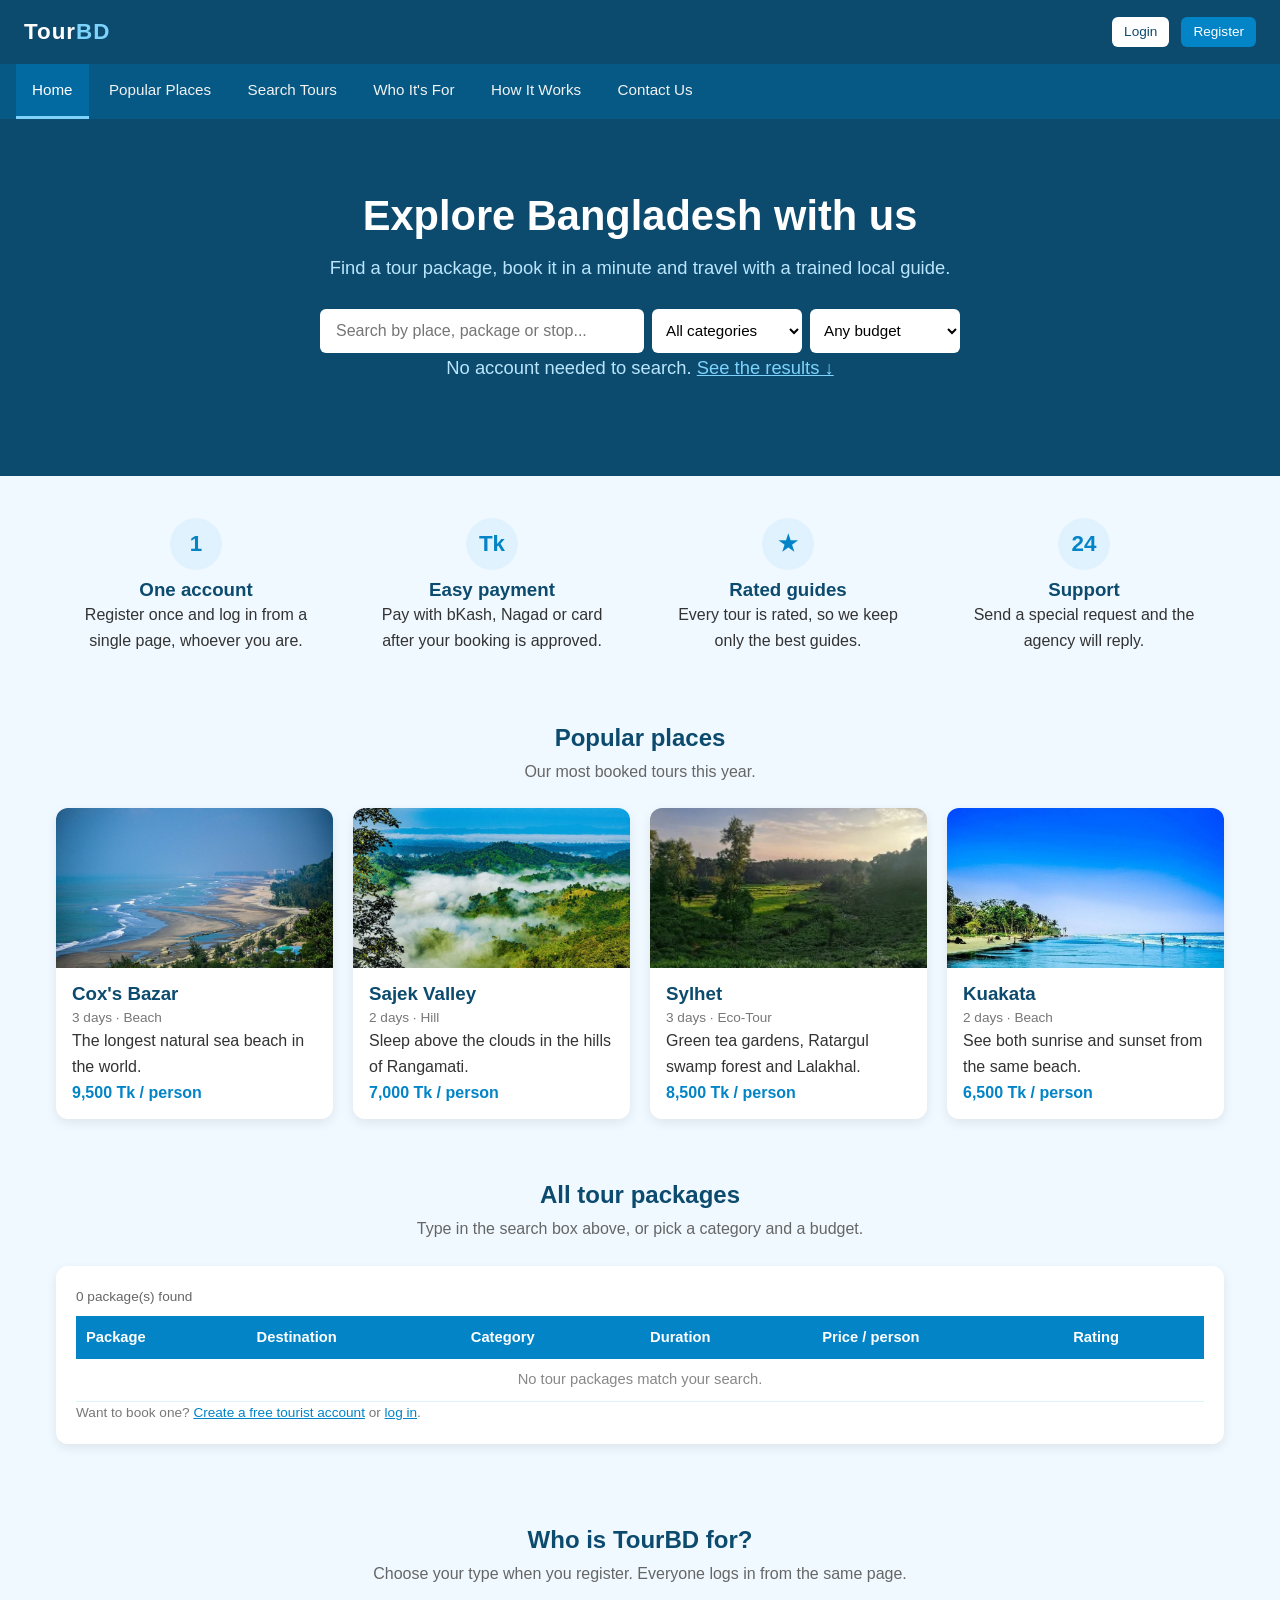
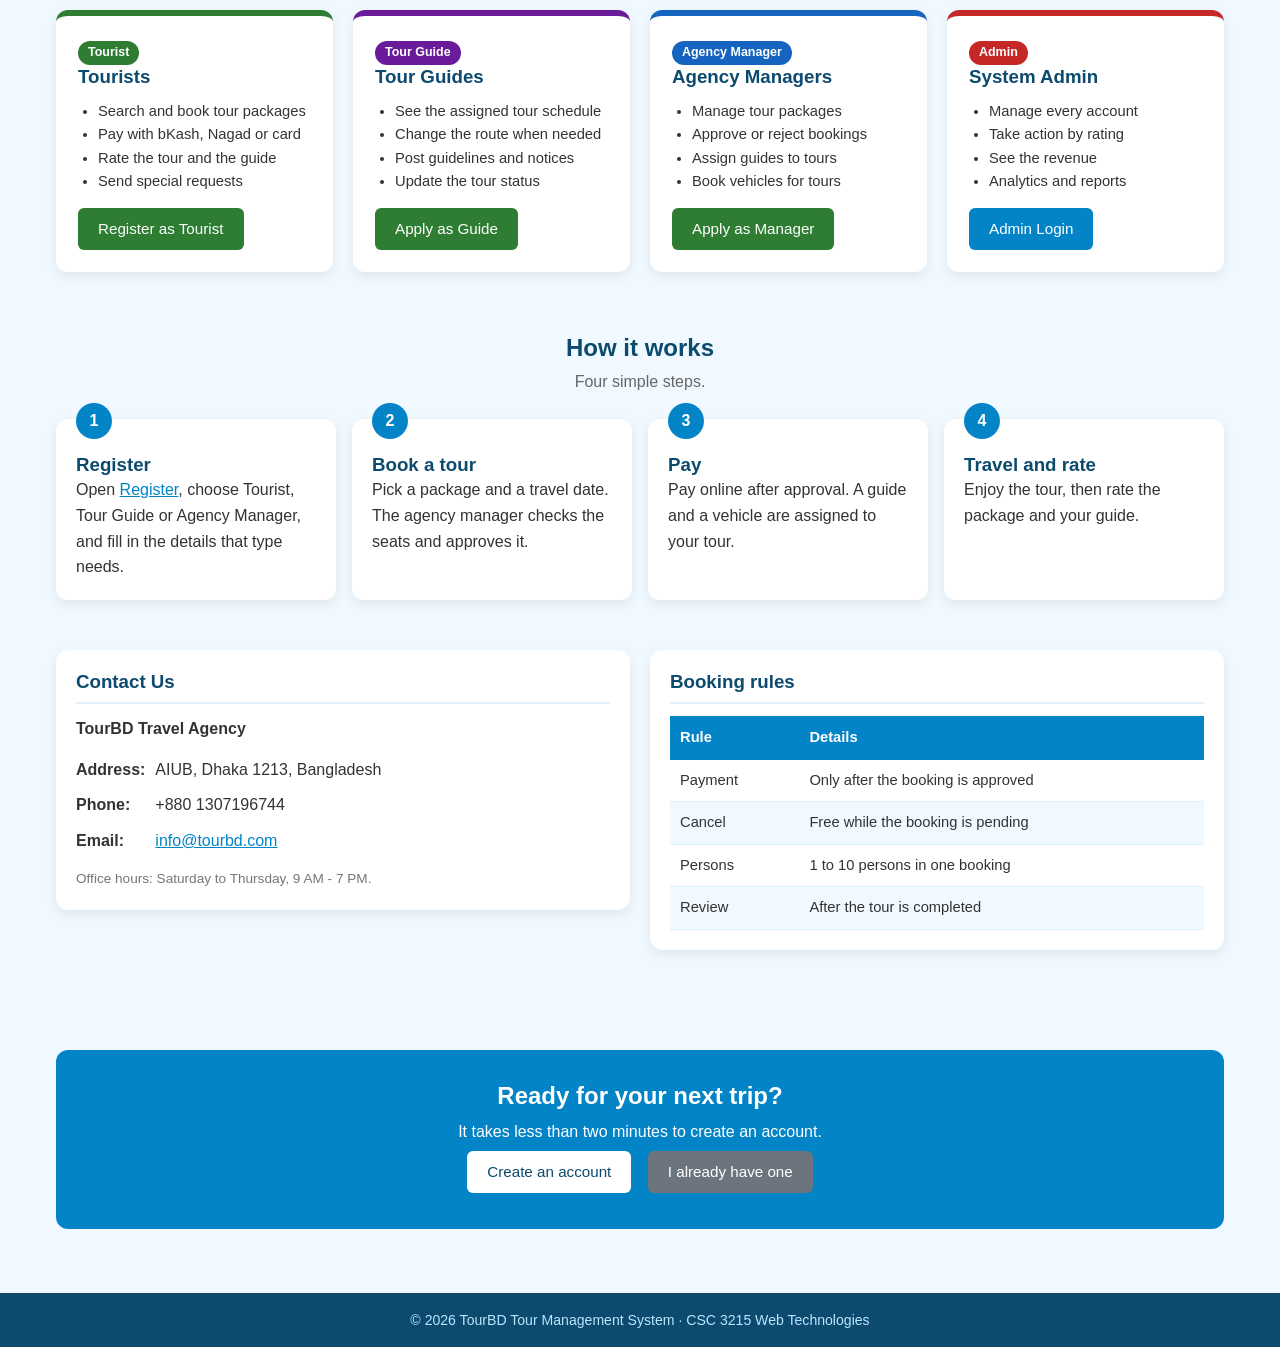
<file: index.html>
<!DOCTYPE html>
<html lang="en-US">

<head>
  <meta charset="UTF-8">
  <meta name="viewport" content="width=device-width, initial-scale=1.0">
  <meta name="description"
    content="TourBD: search tour packages in Bangladesh, book online and travel with a local guide">
  <title>Home | TourBD Tour Management</title>
  <link rel="stylesheet" href="css/style.css">
</head>

<body>

  <!-- ============ HEADER ============ -->
  <header class="header">
    <a href="index.html" class="logo">Tour<span>BD</span></a>
    <div class="user-info">
      <a href="login.html" class="btn btn-small btn-light">Login</a>
      <a href="register.html" class="btn btn-small">Register</a>
    </div>
  </header>

  <!-- The same navigation bar on every public page.
       Login and Register are buttons in the header, so they are not repeated here. -->
  <nav class="topnav">
    <a href="index.html" class="active">Home</a>
    <a href="#places">Popular Places</a>
    <a href="#search">Search Tours</a>
    <a href="#who">Who It's For</a>
    <a href="#how">How It Works</a>
    <a href="#contact">Contact Us</a>
  </nav>

  <!-- ============ HERO with the package search ============ -->
  <div class="hero">
    <h1>Explore Bangladesh with us</h1>
    <p>Find a tour package, book it in a minute and travel with a trained local guide.</p>

    <!-- Typing here filters the results below right away (onkeyup) -->
    <div class="hero-search">
      <input type="text" id="catalogSearch" placeholder="Search by place, package or stop..." onkeyup="renderCatalog()">
      <select id="catalogCategory" onchange="renderCatalog()">
        <option value="All">All categories</option>
        <option value="Beach">Beach</option>
        <option value="Hill">Hill</option>
        <option value="Eco-Tour">Eco-Tour</option>
        <option value="City Tour">City Tour</option>
      </select>
      <select id="catalogBudget" onchange="renderCatalog()">
        <option value="0">Any budget</option>
        <option value="2000">Up to 2,000 Tk</option>
        <option value="7000">Up to 7,000 Tk</option>
        <option value="10000">Up to 10,000 Tk</option>
      </select>
    </div>
    <p class="hero-note">No account needed to search. <a href="#search" class="hero-link">See the results &darr;</a></p>
  </div>

  <main class="container">

    <!-- ============ WHY TOURBD ============ -->
    <div class="feature-strip">
      <div class="feature">
        <span class="feature-icon">1</span>
        <h3>One account</h3>
        <p>Register once and log in from a single page, whoever you are.</p>
      </div>
      <div class="feature">
        <span class="feature-icon">Tk</span>
        <h3>Easy payment</h3>
        <p>Pay with bKash, Nagad or card after your booking is approved.</p>
      </div>
      <div class="feature">
        <span class="feature-icon">&#9733;</span>
        <h3>Rated guides</h3>
        <p>Every tour is rated, so we keep only the best guides.</p>
      </div>
      <div class="feature">
        <span class="feature-icon">24</span>
        <h3>Support</h3>
        <p>Send a special request and the agency will reply.</p>
      </div>
    </div>

    <!-- ============ POPULAR PLACES ============ -->
    <section id="places" class="home-section">
      <div class="section-heading">
        <h2>Popular places</h2>
        <p>Our most booked tours this year.</p>
      </div>
      <div class="place-grid">
        <div class="place-card">
          <img src="images/coxsbazar.jpg" alt="Cox's Bazar sea beach">
          <div class="place-body">
            <h3>Cox's Bazar</h3>
            <p class="hint">3 days &middot; Beach</p>
            <p>The longest natural sea beach in the world.</p>
            <p class="price">9,500 Tk / person</p>
          </div>
        </div>
        <div class="place-card">
          <img src="images/sajek.jpg" alt="Sajek valley above the clouds">
          <div class="place-body">
            <h3>Sajek Valley</h3>
            <p class="hint">2 days &middot; Hill</p>
            <p>Sleep above the clouds in the hills of Rangamati.</p>
            <p class="price">7,000 Tk / person</p>
          </div>
        </div>
        <div class="place-card">
          <img src="images/sylhet.jpg" alt="Tea garden in Sylhet">
          <div class="place-body">
            <h3>Sylhet</h3>
            <p class="hint">3 days &middot; Eco-Tour</p>
            <p>Green tea gardens, Ratargul swamp forest and Lalakhal.</p>
            <p class="price">8,500 Tk / person</p>
          </div>
        </div>
        <div class="place-card">
          <img src="images/kuwakata.jpg" alt="Kuakata sea beach">
          <div class="place-body">
            <h3>Kuakata</h3>
            <p class="hint">2 days &middot; Beach</p>
            <p>See both sunrise and sunset from the same beach.</p>
            <p class="price">6,500 Tk / person</p>
          </div>
        </div>
      </div>
    </section>

    <!-- ============ SEARCH RESULTS ============ -->
    <section id="search" class="home-section">
      <div class="section-heading">
        <h2>All tour packages</h2>
        <p>Type in the search box above, or pick a category and a budget.</p>
      </div>
      <div class="card">
        <p class="result-count" id="catalogCount"></p>
        <div class="table-wrapper">
          <table class="data-table">
            <thead>
              <tr>
                <th>Package</th>
                <th>Destination</th>
                <th>Category</th>
                <th>Duration</th>
                <th>Price / person</th>
                <th>Rating</th>
              </tr>
            </thead>
            <tbody id="catalogBody"></tbody>
          </table>
        </div>
        <p class="hint">Want to book one? <a href="register.html">Create a free tourist account</a> or
          <a href="login.html">log in</a>.
        </p>
      </div>
    </section>

    <!-- ============ WHO IT'S FOR ============ -->
    <section id="who" class="home-section">
      <div class="section-heading">
        <h2>Who is TourBD for?</h2>
        <p>Choose your type when you register. Everyone logs in from the same page.</p>
      </div>

      <div class="role-grid">
        <div class="role-card tourist">
          <span class="badge tourist">Tourist</span>
          <h3>Tourists</h3>
          <ul>
            <li>Search and book tour packages</li>
            <li>Pay with bKash, Nagad or card</li>
            <li>Rate the tour and the guide</li>
            <li>Send special requests</li>
          </ul>
          <a href="register.html" class="btn btn-success">Register as Tourist</a>
        </div>

        <div class="role-card guide">
          <span class="badge guide">Tour Guide</span>
          <h3>Tour Guides</h3>
          <ul>
            <li>See the assigned tour schedule</li>
            <li>Change the route when needed</li>
            <li>Post guidelines and notices</li>
            <li>Update the tour status</li>
          </ul>
          <a href="register.html" class="btn btn-success">Apply as Guide</a>
        </div>

        <div class="role-card manager">
          <span class="badge manager">Agency Manager</span>
          <h3>Agency Managers</h3>
          <ul>
            <li>Manage tour packages</li>
            <li>Approve or reject bookings</li>
            <li>Assign guides to tours</li>
            <li>Book vehicles for tours</li>
          </ul>
          <a href="register.html" class="btn btn-success">Apply as Manager</a>
        </div>

        <div class="role-card admin">
          <span class="badge admin">Admin</span>
          <h3>System Admin</h3>
          <ul>
            <li>Manage every account</li>
            <li>Take action by rating</li>
            <li>See the revenue</li>
            <li>Analytics and reports</li>
          </ul>
          <a href="login.html" class="btn">Admin Login</a>
        </div>
      </div>
    </section>

    <!-- ============ HOW IT WORKS ============ -->
    <section id="how" class="home-section">
      <div class="section-heading">
        <h2>How it works</h2>
        <p>Four simple steps.</p>
      </div>
      <div class="steps">
        <div class="step">
          <span class="step-number">1</span>
          <h3>Register</h3>
          <p>Open <a href="register.html">Register</a>, choose Tourist, Tour Guide or Agency Manager,
            and fill in the details that type needs.</p>
        </div>
        <div class="step">
          <span class="step-number">2</span>
          <h3>Book a tour</h3>
          <p>Pick a package and a travel date. The agency manager checks the seats and approves it.</p>
        </div>
        <div class="step">
          <span class="step-number">3</span>
          <h3>Pay</h3>
          <p>Pay online after approval. A guide and a vehicle are assigned to your tour.</p>
        </div>
        <div class="step">
          <span class="step-number">4</span>
          <h3>Travel and rate</h3>
          <p>Enjoy the tour, then rate the package and your guide.</p>
        </div>
      </div>
    </section>

    <!-- ============ CONTACT US ============ -->
    <div class="row">
      <section id="contact" class="col home-section">
        <div class="card">
          <h3>Contact Us</h3>
          <p><strong>TourBD Travel Agency</strong></p>
          <table class="contact-table">
            <tr>
              <td>Address:</td>
              <td>AIUB, Dhaka 1213, Bangladesh</td>
            </tr>
            <tr>
              <td>Phone:</td>
              <td>+880 1307196744</td>
            </tr>
            <tr>
              <td>Email:</td>
              <td><a href="mailto:info@tourbd.com">info@tourbd.com</a></td>
            </tr>
          </table>
          <p class="hint">Office hours: Saturday to Thursday, 9 AM - 7 PM.</p>
        </div>
      </section>

      <section class="col home-section">
        <div class="card">
          <h3>Booking rules</h3>
          <table class="data-table">
            <thead>
              <tr>
                <th>Rule</th>
                <th>Details</th>
              </tr>
            </thead>
            <tbody>
              <tr>
                <td>Payment</td>
                <td>Only after the booking is approved</td>
              </tr>
              <tr>
                <td>Cancel</td>
                <td>Free while the booking is pending</td>
              </tr>
              <tr>
                <td>Persons</td>
                <td>1 to 10 persons in one booking</td>
              </tr>
              <tr>
                <td>Review</td>
                <td>After the tour is completed</td>
              </tr>
            </tbody>
          </table>
        </div>
      </section>
    </div>

    <section class="home-section">
      <div class="cta-band">
        <h2>Ready for your next trip?</h2>
        <p>It takes less than two minutes to create an account.</p>
        <a href="register.html" class="btn btn-light">Create an account</a>
        <a href="login.html" class="btn btn-secondary">I already have one</a>
      </div>
    </section>

  </main>

  <!-- ============ FOOTER ============ -->
  <footer class="footer">
    &copy; 2026 TourBD Tour Management System &middot; CSC 3215 Web Technologies
  </footer>

  <script src="js/data.js"></script>
  <script src="js/common.js"></script>
  <script src="js/home.js"></script>
</body>

</html>
</file>
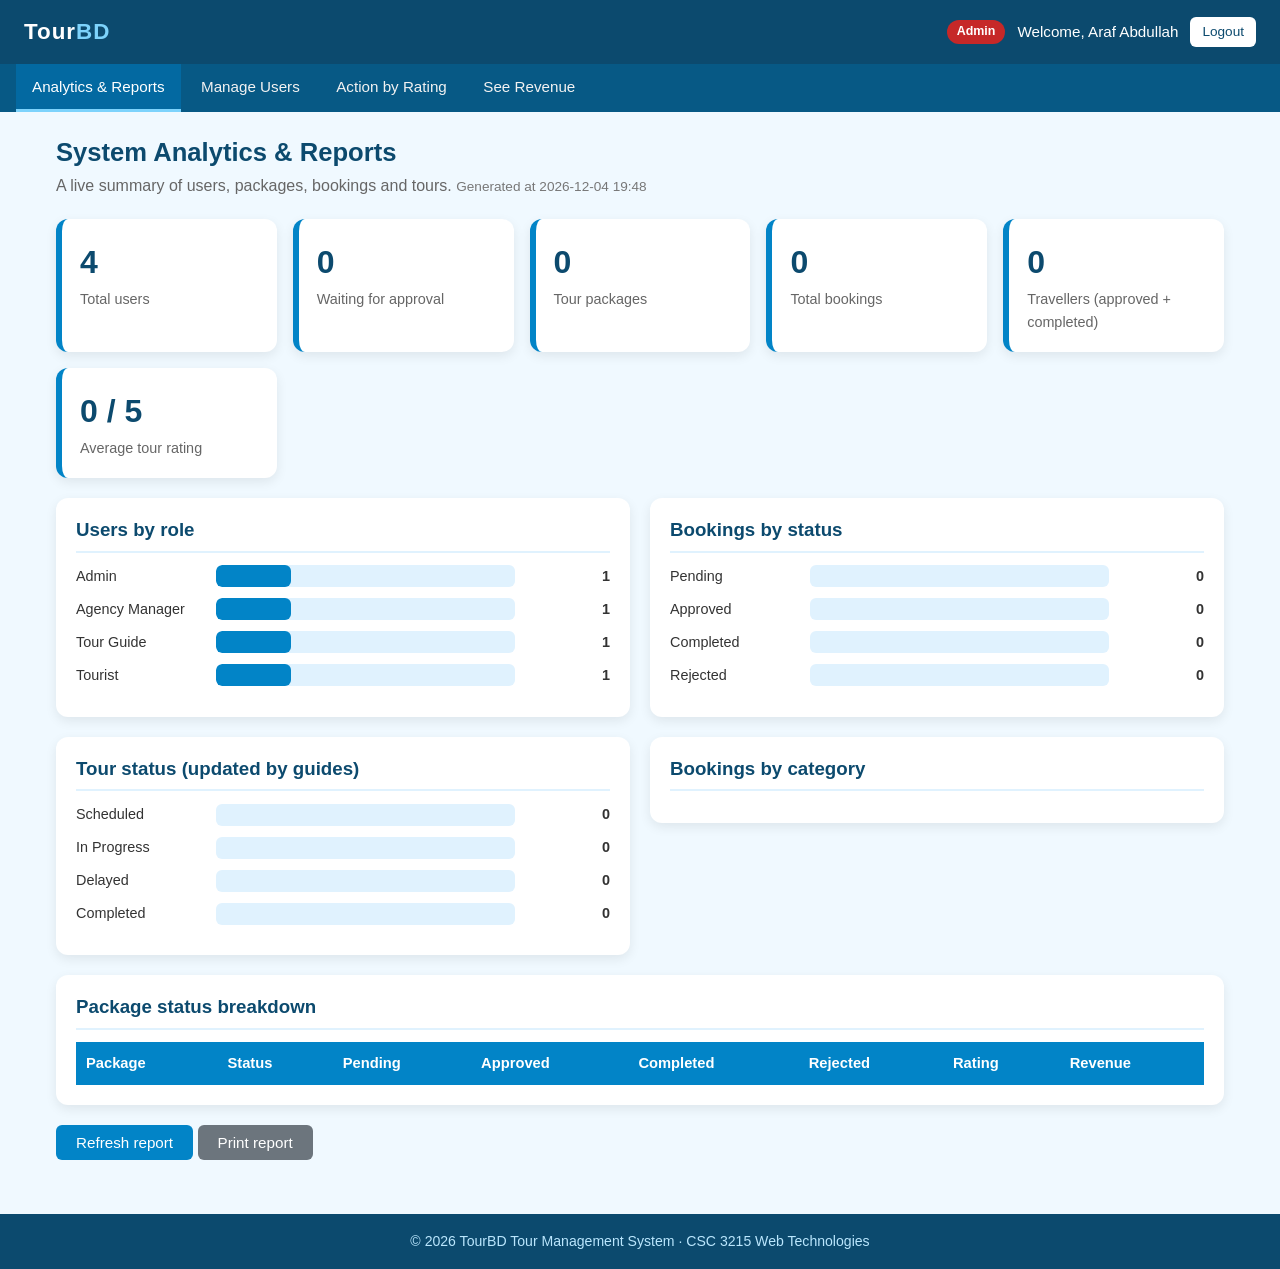
<file: admin.html>
<!DOCTYPE html>
<html lang="en-US">
<head>
  <meta charset="UTF-8">
  <meta name="viewport" content="width=device-width, initial-scale=1.0">
  <meta name="description" content="Admin dashboard of TourBD">
  <title>Admin Dashboard | TourBD Tour Management</title>
  <link rel="stylesheet" href="css/style.css">
</head>
<body>

  <!-- ============ HEADER ============ -->
  <header class="header">
    <a href="index.html" class="logo">Tour<span>BD</span></a>
    <div class="user-info">
      <span class="badge admin">Admin</span>
      <span>Welcome, <span id="welcomeName">Araf Abdullah</span></span>
      <a href="index.html" class="btn btn-small btn-light">Logout</a>
    </div>
  </header>

  <!-- ============ NAVIGATION: each button shows one section ============ -->
  <nav class="topnav">
    <button type="button" id="nav-reportSection" onclick="showSection('reportSection')">Analytics &amp; Reports</button>
    <button type="button" id="nav-usersSection" onclick="showSection('usersSection')">Manage Users</button>
    <button type="button" id="nav-ratingSection" onclick="showSection('ratingSection')">Action by Rating</button>
    <button type="button" id="nav-revenueSection" onclick="showSection('revenueSection')">See Revenue</button>
  </nav>

  <main class="container">

    <!-- =========================================================
         UNIQUE FEATURE 3: SYSTEM ANALYTICS & REPORTS
         Counts are worked out with loops over the data arrays.
         ========================================================= -->
    <section id="reportSection" class="page-section">
      <h2 class="page-title">System Analytics &amp; Reports</h2>
      <p class="page-subtitle">A live summary of users, packages, bookings and tours.
        <span id="reportTime" class="hint"></span></p>

      <div class="stats-grid">
        <div class="stat-card"><div class="stat-number" id="statUsers">0</div><div class="stat-label">Total users</div></div>
        <div class="stat-card"><div class="stat-number" id="statPendingUsers">0</div><div class="stat-label">Waiting for approval</div></div>
        <div class="stat-card"><div class="stat-number" id="statPackages">0</div><div class="stat-label">Tour packages</div></div>
        <div class="stat-card"><div class="stat-number" id="statBookings">0</div><div class="stat-label">Total bookings</div></div>
        <div class="stat-card"><div class="stat-number" id="statTravellers">0</div><div class="stat-label">Travellers (approved + completed)</div></div>
        <div class="stat-card"><div class="stat-number" id="statAvgRating">0</div><div class="stat-label">Average tour rating</div></div>
      </div>

      <div class="row">
        <div class="col">
          <div class="card">
            <h3>Users by role</h3>
            <div id="roleChart"></div>
          </div>
        </div>
        <div class="col">
          <div class="card">
            <h3>Bookings by status</h3>
            <div id="bookingStatusChart"></div>
          </div>
        </div>
      </div>

      <div class="row">
        <div class="col">
          <div class="card">
            <h3>Tour status (updated by guides)</h3>
            <div id="tourStatusChart"></div>
          </div>
        </div>
        <div class="col">
          <div class="card">
            <h3>Bookings by category</h3>
            <div id="categoryChart"></div>
          </div>
        </div>
      </div>

      <div class="card">
        <h3>Package status breakdown</h3>
        <div class="table-wrapper">
          <table class="data-table">
            <thead>
              <tr><th>Package</th><th>Status</th><th>Pending</th><th>Approved</th><th>Completed</th><th>Rejected</th><th>Rating</th><th>Revenue</th></tr>
            </thead>
            <tbody id="packageReportBody"></tbody>
          </table>
        </div>
      </div>

      <button type="button" class="btn" onclick="generateReport()">Refresh report</button>
      <button type="button" class="btn btn-secondary" onclick="window.print()">Print report</button>
    </section>


    <!-- =========================================================
         MANAGE USERS: Create, Read, Update, Delete and Search
         ========================================================= -->
    <section id="usersSection" class="page-section">
      <h2 class="page-title">Manage Users</h2>
      <p class="page-subtitle">Create, view, edit, delete and search user accounts. New admins can only be added here;
        tourists, guides and managers sign up on the registration page. New guides and managers wait as <em>Pending</em> until you approve them.</p>

      <div id="userMessage" class="message"></div>

      <div class="row">
        <!-- CREATE / UPDATE form -->
        <div class="col">
          <div class="card">
            <h3 id="userFormTitle">Add New User</h3>
            <form id="userForm" onsubmit="return saveUser()">
              <fieldset>
                <legend>User Details</legend>
                <table class="form-table">
                  <tr>
                    <td><label for="userName">Full Name:</label></td>
                    <td>
                      <input type="text" id="userName" placeholder="e.g. Nadia Islam">
                      <span class="error" id="userNameError"></span>
                    </td>
                  </tr>
                  <tr>
                    <td><label for="userUsername">Username:</label></td>
                    <td>
                      <input type="text" id="userUsername" placeholder="At least 4 characters">
                      <span class="error" id="userUsernameError"></span>
                    </td>
                  </tr>
                  <tr>
                    <td><label for="userEmail">Email:</label></td>
                    <td>
                      <input type="email" id="userEmail" placeholder="name@tourbd.com">
                      <span class="error" id="userEmailError"></span>
                    </td>
                  </tr>
                  <tr>
                    <td><label for="userPassword">Password:</label></td>
                    <td>
                      <input type="password" id="userPassword" placeholder="At least 8 characters">
                      <span class="error" id="userPasswordError"></span>
                    </td>
                  </tr>
                  <tr>
                    <td><label for="userRole">Role:</label></td>
                    <td>
                      <select id="userRole">
                        <option value="">-- Select Role --</option>
                        <option value="Admin">Admin</option>
                        <option value="Agency Manager">Agency Manager</option>
                        <option value="Tour Guide">Tour Guide</option>
                        <option value="Tourist">Tourist</option>
                      </select>
                      <span class="error" id="userRoleError"></span>
                    </td>
                  </tr>
                  <tr>
                    <td>Status:</td>
                    <td>
                      <input type="radio" id="statusActive" name="userStatus" value="Active" checked>
                      <label for="statusActive" class="option-label">Active</label>
                      <input type="radio" id="statusBlocked" name="userStatus" value="Blocked">
                      <label for="statusBlocked" class="option-label">Blocked</label>
                      <input type="radio" id="statusPending" name="userStatus" value="Pending">
                      <label for="statusPending" class="option-label">Pending</label>
                    </td>
                  </tr>
                </table>
              </fieldset>
              <input type="submit" id="userSaveButton" class="btn" value="Add User">
              <button type="button" class="btn btn-secondary" onclick="resetUserForm()">Cancel</button>
            </form>
          </div>
        </div>

        <!-- READ + SEARCH table -->
        <div class="col-wide">
          <div class="card">
            <h3>All Users</h3>
            <div class="search-bar">
              <input type="text" id="userSearch" placeholder="Search by name, username, email or id..." onkeyup="renderUsers()">
              <select id="userRoleFilter" onchange="renderUsers()">
                <option value="All">All roles</option>
                <option value="Admin">Admin</option>
                <option value="Agency Manager">Agency Manager</option>
                <option value="Tour Guide">Tour Guide</option>
                <option value="Tourist">Tourist</option>
              </select>
              <select id="userStatusFilter" onchange="renderUsers()">
                <option value="All">Any status</option>
                <option value="Active">Active</option>
                <option value="Blocked">Blocked</option>
                <option value="Pending">Pending approval</option>
              </select>
            </div>
            <p class="result-count" id="userCount"></p>
            <div class="table-wrapper">
              <table class="data-table">
                <thead>
                  <tr>
                    <th>ID</th><th>Name</th><th>Username</th><th>Role</th><th>Status</th><th>Actions</th>
                  </tr>
                </thead>
                <tbody id="userTableBody"></tbody>
              </table>
            </div>
          </div>
        </div>
      </div>
    </section>


    <!-- =========================================================
         UNIQUE FEATURE 1: ACTION BY RATING
         ========================================================= -->
    <section id="ratingSection" class="page-section">
      <h2 class="page-title">Action by Rating</h2>
      <p class="page-subtitle">Packages and guides with low ratings are marked in red. Warn, disable or block them.</p>

      <div id="ratingMessage" class="message"></div>

      <div class="card">
        <table class="form-table">
          <tr>
            <td><label for="ratingLimit">Rating limit (1 - 5):</label></td>
            <td>
              <input type="number" id="ratingLimit" min="1" max="5" step="0.5" value="3" onchange="renderRatings()" onkeyup="renderRatings()">
              <input type="checkbox" id="onlyLow" onchange="renderRatings()">
              <label for="onlyLow" class="option-label">Show only rows below the limit</label>
            </td>
          </tr>
        </table>
      </div>

      <div class="card">
        <h3>Tour packages</h3>
        <div class="table-wrapper">
          <table class="data-table">
            <thead>
              <tr><th>ID</th><th>Package</th><th>Average</th><th>Reviews</th><th>Status</th><th>Take action</th></tr>
            </thead>
            <tbody id="packageRatingBody"></tbody>
          </table>
        </div>
      </div>

      <div class="card">
        <h3>Tour guides</h3>
        <div class="table-wrapper">
          <table class="data-table">
            <thead>
              <tr><th>ID</th><th>Guide</th><th>Average</th><th>Ratings</th><th>Warnings</th><th>Status</th><th>Take action</th></tr>
            </thead>
            <tbody id="guideRatingBody"></tbody>
          </table>
        </div>
      </div>

      <div class="row">
        <div class="col-wide">
          <div class="card">
            <h3>Low reviews (2 stars or less)</h3>
            <div class="table-wrapper">
              <table class="data-table">
                <thead>
                  <tr><th>ID</th><th>Tourist</th><th>Tour</th><th>Guide</th><th>Comment</th><th>Actions</th></tr>
                </thead>
                <tbody id="lowReviewBody"></tbody>
              </table>
            </div>
          </div>
        </div>
        <div class="col">
          <div class="card">
            <h3>Action history</h3>
            <div class="notice-board" id="actionBoard"></div>
          </div>
        </div>
      </div>
    </section>


    <!-- =========================================================
         UNIQUE FEATURE 2: SEE REVENUE
         ========================================================= -->
    <section id="revenueSection" class="page-section">
      <h2 class="page-title">See Revenue</h2>
      <p class="page-subtitle">Money received from tourists, by month, by payment method and by package.</p>

      <div class="stats-grid">
        <div class="stat-card"><div class="stat-number" id="revTotal">0</div><div class="stat-label">Total revenue</div></div>
        <div class="stat-card"><div class="stat-number" id="revMonth">0</div><div class="stat-label">This month</div></div>
        <div class="stat-card"><div class="stat-number" id="revAverage">0</div><div class="stat-label">Average payment</div></div>
        <div class="stat-card"><div class="stat-number" id="revDue">0</div><div class="stat-label">Due (approved, not paid)</div></div>
      </div>

      <div class="row">
        <div class="col">
          <div class="card">
            <h3>Last 6 months</h3>
            <div id="monthChart"></div>
          </div>
        </div>
        <div class="col">
          <div class="card">
            <h3>By payment method</h3>
            <div id="methodChart"></div>
          </div>
        </div>
      </div>

      <div class="card">
        <h3>Revenue by package</h3>
        <div id="packageRevenueChart"></div>
      </div>

      <div class="card">
        <h3>All payments</h3>
        <div class="search-bar">
          <input type="text" id="paymentSearch" placeholder="Search by tourist, booking or transaction id..." onkeyup="renderPaymentList()">
          <input type="date" id="paymentFrom" onchange="renderPaymentList()">
          <input type="date" id="paymentTo" onchange="renderPaymentList()">
          <select id="paymentMethodFilter" onchange="renderPaymentList()">
            <option value="All">All methods</option>
            <option value="bKash">bKash</option>
            <option value="Nagad">Nagad</option>
            <option value="Card">Card</option>
          </select>
        </div>
        <p class="result-count" id="paymentCount"></p>
        <div class="table-wrapper">
          <table class="data-table">
            <thead>
              <tr><th>ID</th><th>Transaction</th><th>Tourist</th><th>Booking</th><th>Method</th><th>Amount</th><th>Date</th></tr>
            </thead>
            <tbody id="paymentListBody"></tbody>
          </table>
        </div>
      </div>
    </section>

  </main>

  <!-- ============ FOOTER ============ -->
  <footer class="footer">
    &copy; 2026 TourBD Tour Management System &middot; CSC 3215 Web Technologies
  </footer>

  <script src="js/data.js"></script>
  <script src="js/common.js"></script>
  <script src="js/admin.js"></script>
</body>
</html>
</file>
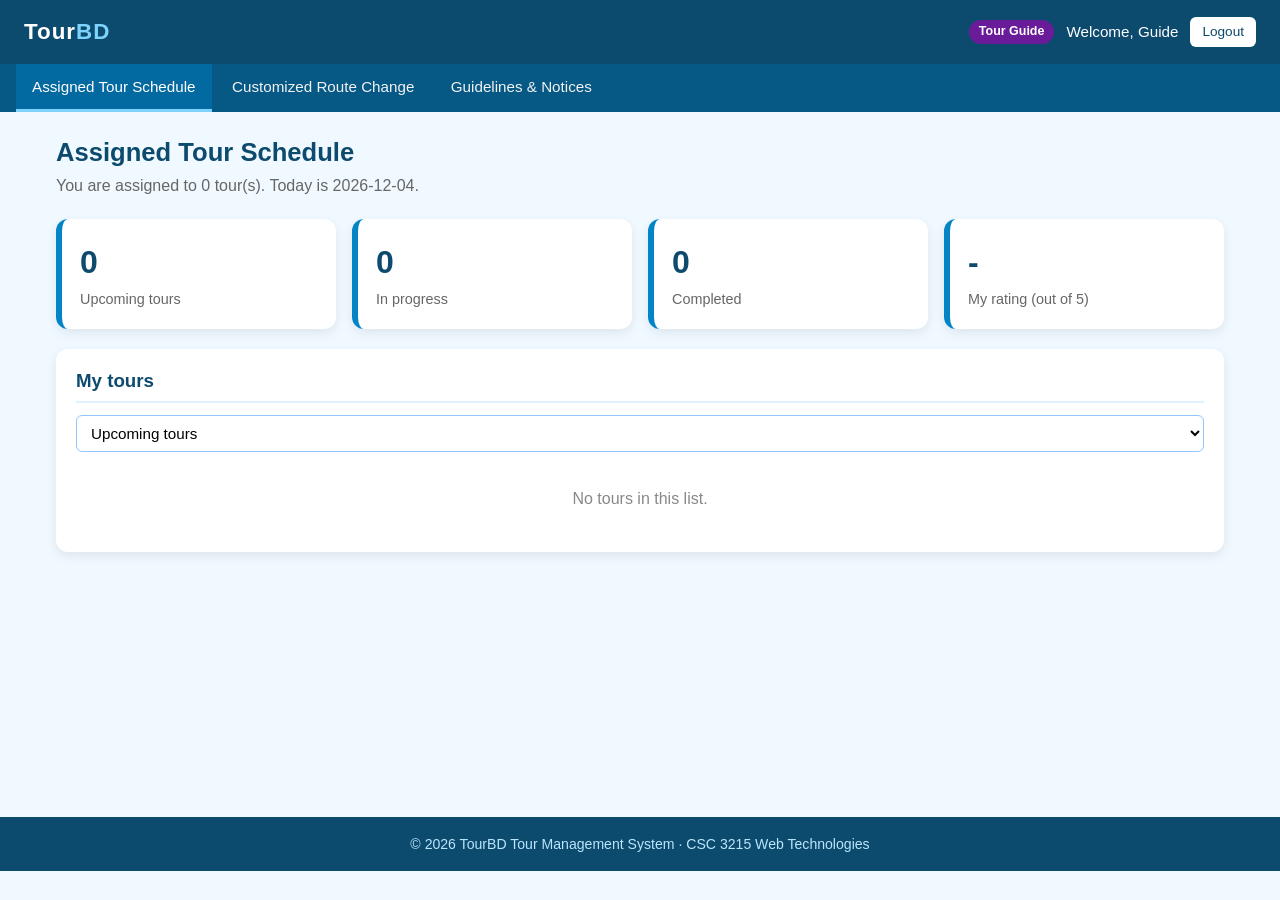
<file: guide.html>
<!DOCTYPE html>
<html lang="en-US">
<head>
  <meta charset="UTF-8">
  <meta name="viewport" content="width=device-width, initial-scale=1.0">
  <meta name="description" content="Tour guide dashboard of TourBD">
  <title>Tour Guide Dashboard | TourBD Tour Management</title>
  <link rel="stylesheet" href="css/style.css">
</head>
<body>

  <header class="header">
    <a href="index.html" class="logo">Tour<span>BD</span></a>
    <div class="user-info">
      <span class="badge guide">Tour Guide</span>
      <span>Welcome, <span id="welcomeName">Guide</span></span>
      <a href="index.html" class="btn btn-small btn-light">Logout</a>
    </div>
  </header>

  <nav class="topnav">
    <button type="button" id="nav-scheduleSection" onclick="showSection('scheduleSection')">Assigned Tour Schedule</button>
    <button type="button" id="nav-routeSection" onclick="showSection('routeSection')">Customized Route Change</button>
    <button type="button" id="nav-noticesSection" onclick="showSection('noticesSection')">Guidelines &amp; Notices</button>
  </nav>

  <main class="container">

    <!-- =========================================================
         UNIQUE FEATURE 1: ASSIGNED TOUR SCHEDULE
         ========================================================= -->
    <section id="scheduleSection" class="page-section">
      <h2 class="page-title">Assigned Tour Schedule</h2>
      <p class="page-subtitle" id="scheduleSummary"></p>

      <div id="scheduleMessage" class="message"></div>
      <div id="adminWarnings"></div>

      <div class="stats-grid">
        <div class="stat-card"><div class="stat-number" id="statUpcoming">0</div><div class="stat-label">Upcoming tours</div></div>
        <div class="stat-card"><div class="stat-number" id="statRunning">0</div><div class="stat-label">In progress</div></div>
        <div class="stat-card"><div class="stat-number" id="statDone">0</div><div class="stat-label">Completed</div></div>
        <div class="stat-card"><div class="stat-number" id="statRating">-</div><div class="stat-label">My rating (out of 5)</div></div>
      </div>

      <div class="card">
        <h3>My tours</h3>
        <div class="search-bar">
          <select id="scheduleFilter" onchange="renderSchedule()">
            <option value="Upcoming">Upcoming tours</option>
            <option value="Completed">Completed tours</option>
            <option value="All">All tours</option>
          </select>
        </div>
        <div id="scheduleList"></div>
      </div>
    </section>


    <!-- =========================================================
         UNIQUE FEATURE 2: CUSTOMIZED ROUTE CHANGE
         ========================================================= -->
    <section id="routeSection" class="page-section">
      <h2 class="page-title">Customized Route Change</h2>
      <p class="page-subtitle">Add, remove or reorder the stops of a tour. Tourists will see the new route.</p>

      <div id="routeMessage" class="message"></div>

      <div class="row">
        <div class="col">
          <div class="card">
            <h3>Choose a tour</h3>
            <table class="form-table">
              <tr>
                <td><label for="routeTour">Tour:</label></td>
                <td>
                  <select id="routeTour" onchange="loadRouteStops()"></select>
                  <span class="error" id="routeTourError"></span>
                </td>
              </tr>
            </table>
            <div class="result-box" id="routeInfo">Choose a tour to edit its route.</div>
          </div>
        </div>

        <div class="col">
          <div class="card">
            <h3>Edit stops</h3>
            <form id="routeForm" onsubmit="return saveRoute()">
              <ol id="stopList" class="stop-list"></ol>
              <span class="error" id="stopListError"></span>

              <div class="search-bar">
                <input type="text" id="newStop" placeholder="New stop, e.g. Lawachara Forest">
                <button type="button" class="btn" onclick="addStop()">Add Stop</button>
              </div>
              <span class="error" id="newStopError"></span>

              <table class="form-table">
                <tr>
                  <td><label for="routeReasonType">Reason:</label></td>
                  <td>
                    <select id="routeReasonType" onchange="fillReason()">
                      <option value="">-- Select Reason --</option>
                      <option value="Bad weather / heavy rain">Bad weather / heavy rain</option>
                      <option value="Road closed or under repair">Road closed or under repair</option>
                      <option value="Tourists asked for another place">Tourists asked for another place</option>
                      <option value="Running late, skipping a stop">Running late, skipping a stop</option>
                    </select>
                  </td>
                </tr>
                <tr>
                  <td><label for="routeReason">Details:</label></td>
                  <td>
                    <textarea id="routeReason" rows="3" cols="30" placeholder="Why are you changing the route?"></textarea>
                    <span class="error" id="routeReasonError"></span>
                  </td>
                </tr>
              </table>

              <input type="submit" class="btn btn-success" value="Save New Route">
              <button type="button" class="btn btn-secondary" onclick="loadRouteStops()">Undo Changes</button>
              <button type="button" class="btn btn-danger" onclick="resetToPackageRoute()">Back to Package Route</button>
            </form>
          </div>
        </div>
      </div>

      <div class="card">
        <h3>Route change history</h3>
        <div class="table-wrapper">
          <table class="data-table">
            <thead>
              <tr><th>ID</th><th>Booking</th><th>Old route</th><th>New route</th><th>Reason</th><th>Date</th></tr>
            </thead>
            <tbody id="routeHistoryBody"></tbody>
          </table>
        </div>
      </div>
    </section>


    <!-- =========================================================
         UNIQUE FEATURE 3: GUIDELINES & NOTICES
         Create, Read, Update, Delete and Search
         ========================================================= -->
    <section id="noticesSection" class="page-section">
      <h2 class="page-title">Tour Guidelines &amp; Notices</h2>
      <p class="page-subtitle">Post meeting points, safety rules and things to carry. Tourists of that tour see them.</p>

      <div id="noticeMessage" class="message"></div>

      <div class="row">
        <div class="col">
          <div class="card">
            <h3 id="noticeFormTitle">New Notice</h3>
            <form id="noticeForm" onsubmit="return saveNotice()">
              <fieldset>
                <legend>Notice</legend>
                <table class="form-table">
                  <tr>
                    <td><label for="noticeTour">For tour:</label></td>
                    <td>
                      <select id="noticeTour"></select>
                    </td>
                  </tr>
                  <tr>
                    <td>Quick text:</td>
                    <td>
                      <button type="button" class="btn btn-small btn-secondary" onclick="useTemplate('meeting')">Meeting point</button>
                      <button type="button" class="btn btn-small btn-secondary" onclick="useTemplate('safety')">Safety</button>
                      <button type="button" class="btn btn-small btn-secondary" onclick="useTemplate('carry')">Things to carry</button>
                    </td>
                  </tr>
                  <tr>
                    <td><label for="noticeText">Notice:</label></td>
                    <td>
                      <textarea id="noticeText" rows="4" cols="30" placeholder="Write the instruction for tourists..." onkeyup="countNoticeCharacters()"></textarea>
                      <span class="hint" id="noticeCounter">0 / 250</span>
                      <span class="error" id="noticeTextError"></span>
                    </td>
                  </tr>
                </table>
              </fieldset>
              <input type="submit" id="noticeSaveButton" class="btn" value="Post Notice">
              <button type="button" class="btn btn-secondary" onclick="resetNoticeForm()">Cancel</button>
            </form>
          </div>
        </div>

        <div class="col-wide">
          <div class="card">
            <h3>My notices</h3>
            <div class="search-bar">
              <input type="text" id="noticeSearch" placeholder="Search notices..." onkeyup="renderNotices()">
              <select id="noticeTourFilter" onchange="renderNotices()">
                <option value="All">All notices</option>
                <option value="General">General only</option>
                <option value="Tour">For a tour only</option>
              </select>
            </div>
            <p class="result-count" id="noticeCount"></p>
            <div class="notice-board" id="noticeBoard"></div>
          </div>
        </div>
      </div>
    </section>

  </main>

  <footer class="footer">
    &copy; 2026 TourBD Tour Management System &middot; CSC 3215 Web Technologies
  </footer>

  <script src="js/data.js"></script>
  <script src="js/common.js"></script>
  <script src="js/guide.js"></script>
</body>
</html>
</file>
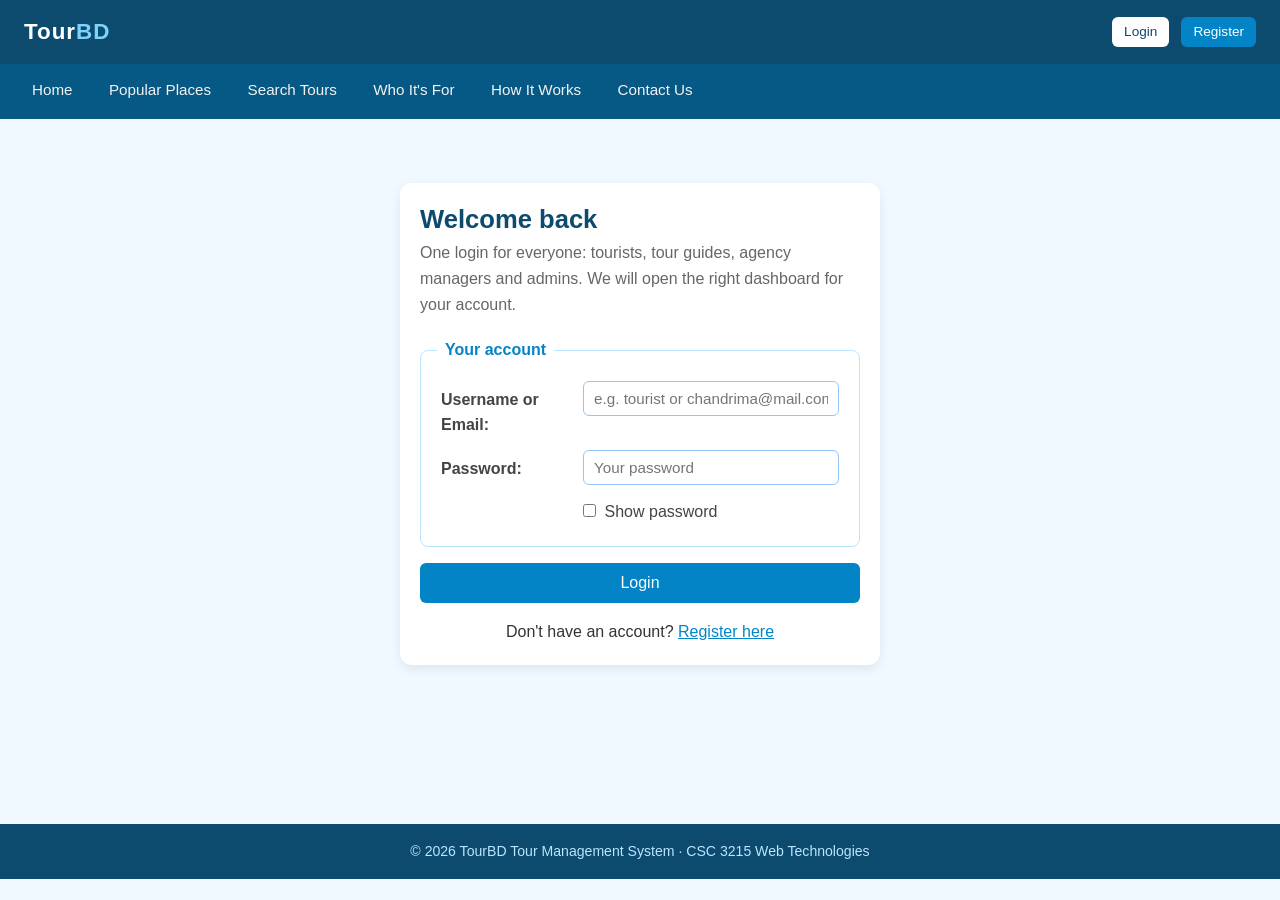
<file: login.html>
<!DOCTYPE html>
<html lang="en-US">
<head>
  <meta charset="UTF-8">
  <meta name="viewport" content="width=device-width, initial-scale=1.0">
  <meta name="description" content="Login to the TourBD Tour Management System">
  <title>Login | TourBD Tour Management</title>
  <link rel="stylesheet" href="css/style.css">
</head>
<body>

  <header class="header">
    <a href="index.html" class="logo">Tour<span>BD</span></a>
    <div class="user-info">
      <a href="login.html" class="btn btn-small btn-light">Login</a>
      <a href="register.html" class="btn btn-small">Register</a>
    </div>
  </header>

  <!-- The same navigation bar on every public page.
       Login and Register are buttons in the header, so they are not repeated here. -->
  <nav class="topnav">
    <a href="index.html">Home</a>
    <a href="index.html#places">Popular Places</a>
    <a href="index.html#search">Search Tours</a>
    <a href="index.html#who">Who It's For</a>
    <a href="index.html#how">How It Works</a>
    <a href="index.html#contact">Contact Us</a>
  </nav>

  <main class="container">
    <div class="auth-box">

      <div class="card">
        <h2 class="page-title">Welcome back</h2>
        <p class="page-subtitle">One login for everyone: tourists, tour guides, agency managers and admins.
          We will open the right dashboard for your account.</p>

        <div id="loginMessage" class="message"></div>

        <!--
          onsubmit="return validateLogin()"  (Lecture 05: Form Validation)
          return false -> the form is NOT sent, the user stays here
          return true  -> the browser opens the page in "action".
          JavaScript sets the action to admin.html, manager.html,
          guide.html or tourist.html, depending on the account's role.

          method="get" is used because these are plain .html files for now.
          The password input has NO name attribute, so it is never put in the URL
          (Lecture 01, Spot the Bugs: "Without a name, the value is never sent").
          With the PHP backend this becomes method="post" with name="password".
        -->
        <form id="loginForm" action="index.html" method="get" onsubmit="return validateLogin()">
          <fieldset>
            <legend>Your account</legend>
            <table class="form-table">
              <tr>
                <td><label for="username">Username or Email:</label></td>
                <td>
                  <input type="text" id="username" name="username" placeholder="e.g. tourist or chandrima@mail.com">
                  <span class="error" id="usernameError"></span>
                </td>
              </tr>
              <tr>
                <td><label for="password">Password:</label></td>
                <td>
                  <input type="password" id="password" placeholder="Your password">
                  <span class="error" id="passwordError"></span>
                  <input type="checkbox" id="showPassword" onchange="togglePassword()">
                  <label for="showPassword" class="option-label">Show password</label>
                </td>
              </tr>
            </table>
          </fieldset>

          <input type="submit" class="btn btn-block" value="Login">
        </form>

        <p class="auth-switch">Don't have an account? <a href="register.html">Register here</a></p>
      </div>

    </div>
  </main>

  <footer class="footer">
    &copy; 2026 TourBD Tour Management System &middot; CSC 3215 Web Technologies
  </footer>

  <script src="js/data.js"></script>
  <script src="js/common.js"></script>
  <script src="js/login.js"></script>
</body>
</html>
</file>
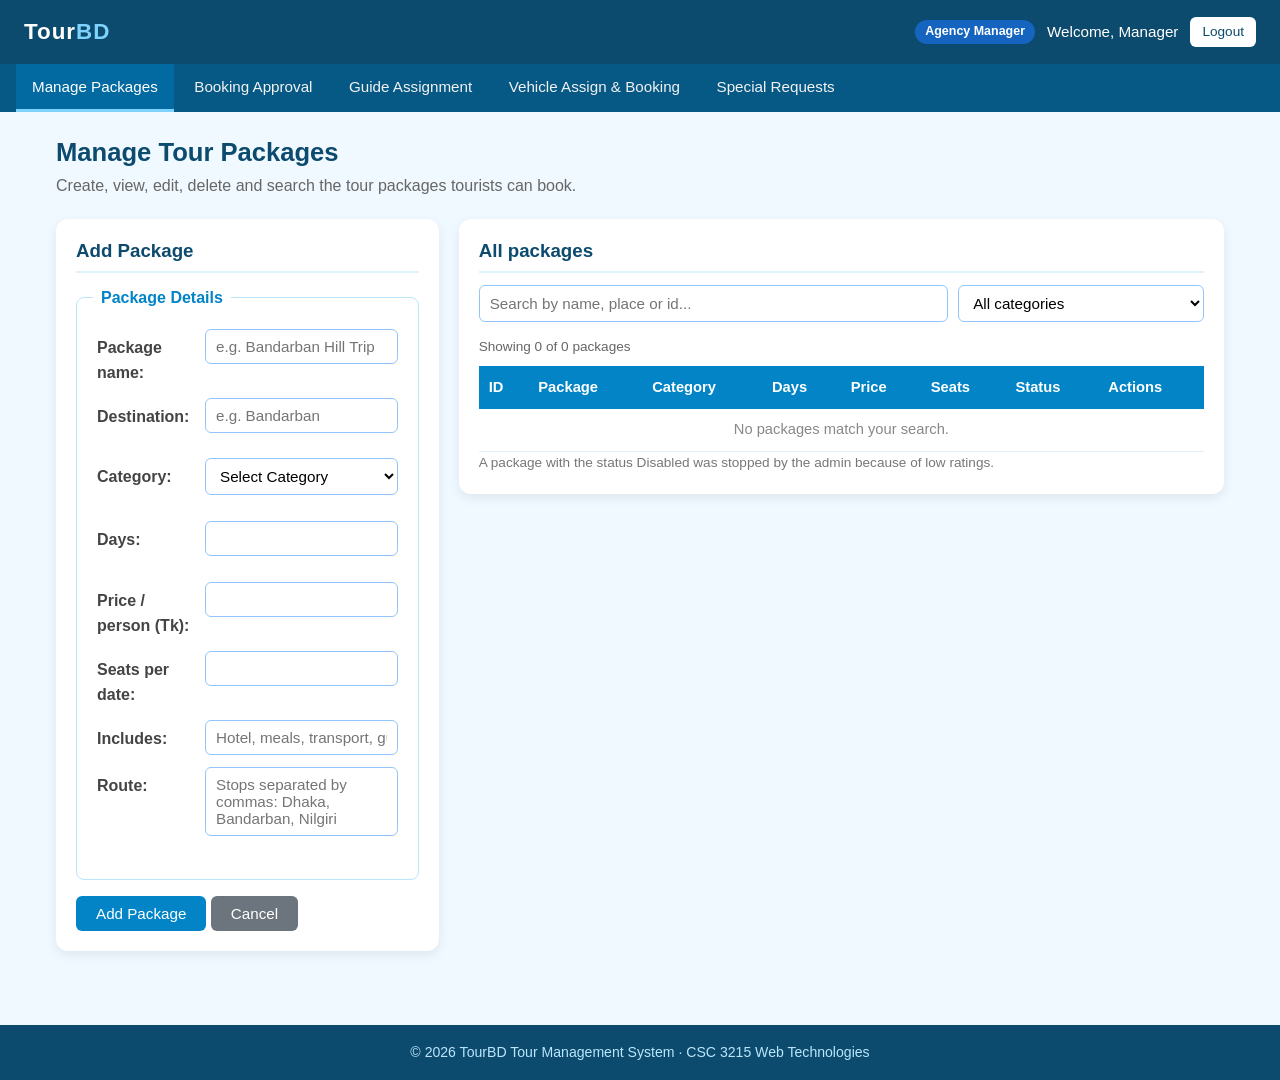
<file: manager.html>
<!DOCTYPE html>
<html lang="en">

<head>
    <meta charset="UTF-8">
    <meta name="viewport" content="width=device-width, initial-scale=1.0">
    <meta name="description" content="Agency manager dashboard of TourBD">
    <title>Agency Manager Dashboard | TourBD Tour Management</title>
    <link rel="stylesheet" href="css/style.css">
</head>

<body>

    <header class="header">
        <a href="index.html" class="logo">Tour<span>BD</span></a>
        <div class="user-info">
            <span class="badge manager">Agency Manager</span>
            <span>Welcome, <span id="welcomeName">Manager</span></span>
            <a href="index.html" class="btn btn-small btn-light">Logout</a>
        </div>
    </header>

    <nav class="topnav">
        <button type="button" id="nav-packagesSection" onclick="showSection('packagesSection')">Manage Packages</button>
        <button type="button" id="nav-approvalSection" onclick="showSection('approvalSection')">Booking
            Approval</button>
        <button type="button" id="nav-guideSection" onclick="showSection('guideSection')">Guide Assignment</button>
        <button type="button" id="nav-vehicleSection" onclick="showSection('vehicleSection')">Vehicle Assign &amp;
            Booking</button>
        <button type="button" id="nav-requestsSection" onclick="showSection('requestsSection')">Special
            Requests</button>
    </nav>

    <main class="container">

        <!-- MANAGE PACKAGES: Create, Read, Update, Delete and Search -->
        <section id="packagesSection" class="page-section">
            <h2 class="page-title">Manage Tour Packages</h2>
            <p class="page-subtitle">Create, view, edit, delete and search the tour packages tourists can book.</p>

            <div id="packageMessage" class="message"></div>

            <div class="row">
                <div class="col">
                    <div class="card">
                        <h3 id="packageFormTitle">Add Package</h3>
                        <form id="packageForm" onsubmit="return savePackage()">
                            <fieldset>
                                <legend>Package Details</legend>
                                <table class="form-table">
                                    <tr>
                                        <td><label for="packageName">Package name:</label></td>
                                        <td>
                                            <input type="text" id="packageName" placeholder="e.g. Bandarban Hill Trip">
                                            <span class="error" id="packageNameError"></span>
                                        </td>
                                    </tr>
                                    <tr>
                                        <td><label for="packageDestination">Destination:</label></td>
                                        <td>
                                            <input type="text" id="packageDestination" placeholder="e.g. Bandarban">
                                            <span class="error" id="packageDestinationError"></span>
                                        </td>
                                    </tr>
                                    <tr>
                                        <td><label for="packageCategory">Category:</label></td>
                                        <td>
                                            <select id="packageCategory">
                                                <option value="">Select Category</option>
                                                <option value="Beach">Beach</option>
                                                <option value="Hill">Hill</option>
                                                <option value="Eco-Tour">Eco-Tour</option>
                                                <option value="City Tour">City Tour</option>
                                            </select>
                                            <span class="error" id="packageCategoryError"></span>
                                        </td>
                                    </tr>
                                    <tr>
                                        <td><label for="packageDays">Days:</label></td>
                                        <td>
                                            <input type="number" id="packageDays" min="1" max="15">
                                            <span class="error" id="packageDaysError"></span>
                                        </td>
                                    </tr>
                                    <tr>
                                        <td><label for="packagePrice">Price / person (Tk):</label></td>
                                        <td>
                                            <input type="number" id="packagePrice" min="500" max="200000">
                                            <span class="error" id="packagePriceError"></span>
                                        </td>
                                    </tr>
                                    <tr>
                                        <td><label for="packageSeats">Seats per date:</label></td>
                                        <td>
                                            <input type="number" id="packageSeats" min="1" max="60">
                                            <span class="error" id="packageSeatsError"></span>
                                        </td>
                                    </tr>
                                    <tr>
                                        <td><label for="packageIncludes">Includes:</label></td>
                                        <td>
                                            <input type="text" id="packageIncludes"
                                                placeholder="Hotel, meals, transport, guide">
                                        </td>
                                    </tr>
                                    <tr>
                                        <td><label for="packageRoute">Route:</label></td>
                                        <td>
                                            <textarea id="packageRoute" rows="3" cols="30"
                                                placeholder="Stops separated by commas: Dhaka, Bandarban, Nilgiri"
                                                onkeyup="previewPackageRoute()"></textarea>
                                            <span class="hint" id="routePreview"></span>
                                            <span class="error" id="packageRouteError"></span>
                                        </td>
                                    </tr>
                                </table>
                            </fieldset>
                            <input type="submit" id="packageSaveButton" class="btn" value="Add Package">
                            <button type="button" class="btn btn-secondary" onclick="resetPackageForm()">Cancel</button>
                        </form>
                    </div>
                </div>

                <div class="col-wide">
                    <div class="card">
                        <h3>All packages</h3>
                        <div class="search-bar">
                            <input type="text" id="packageSearch" placeholder="Search by name, place or id..."
                                onkeyup="renderPackages()">
                            <select id="packageCategoryFilter" onchange="renderPackages()">
                                <option value="All">All categories</option>
                                <option value="Beach">Beach</option>
                                <option value="Hill">Hill</option>
                                <option value="Eco-Tour">Eco-Tour</option>
                                <option value="City Tour">City Tour</option>
                            </select>
                        </div>
                        <p class="result-count" id="packageCount"></p>
                        <div class="table-wrapper">
                            <table class="data-table">
                                <thead>
                                    <tr>
                                        <th>ID</th>
                                        <th>Package</th>
                                        <th>Category</th>
                                        <th>Days</th>
                                        <th>Price</th>
                                        <th>Seats</th>
                                        <th>Status</th>
                                        <th>Actions</th>
                                    </tr>
                                </thead>
                                <tbody id="packageTableBody"></tbody>
                            </table>
                        </div>
                        <p class="hint">A package with the status Disabled was stopped by the admin because of low
                            ratings.</p>
                    </div>
                </div>
            </div>
        </section>


        <!-- 
         UNIQUE FEATURE 1: BOOKING APPROVAL MANAGEMENT
         -->
        <section id="approvalSection" class="page-section">
            <h2 class="page-title">Booking Approval</h2>
            <p class="page-subtitle">Approve a booking only when there are enough seats on its travel date.</p>

            <div id="approvalMessage" class="message"></div>

            <div class="row">
                <div class="col-wide">
                    <div class="card">
                        <h3>Waiting for approval</h3>
                        <div class="table-wrapper">
                            <table class="data-table">
                                <thead>
                                    <tr>
                                        <th>ID</th>
                                        <th>Tourist</th>
                                        <th>Package</th>
                                        <th>Travel date</th>
                                        <th>Persons</th>
                                        <th>Total</th>
                                        <th>Seats left</th>
                                        <th>Actions</th>
                                    </tr>
                                </thead>
                                <tbody id="pendingTableBody"></tbody>
                            </table>
                        </div>
                    </div>
                </div>
                <div class="col">
                    <div class="card">
                        <h3>Seat check</h3>
                        <div id="seatCheck">
                            <p class="hint">Click "Check" on a booking to see the seats on that date.</p>
                        </div>
                        <div class="progress-track">
                            <div class="progress-fill" id="seatBar"></div>
                        </div>
                    </div>
                </div>
            </div>

            <div class="card">
                <h3>All bookings</h3>
                <div class="search-bar">
                    <input type="text" id="allBookingSearch" placeholder="Search by tourist, package or id..."
                        onkeyup="renderAllBookings()">
                    <select id="allBookingFilter" onchange="renderAllBookings()">
                        <option value="All">Any status</option>
                        <option value="Pending">Pending</option>
                        <option value="Approved">Approved</option>
                        <option value="Completed">Completed</option>
                        <option value="Rejected">Rejected</option>
                    </select>
                </div>
                <p class="result-count" id="allBookingCount"></p>
                <div class="table-wrapper">
                    <table class="data-table">
                        <thead>
                            <tr>
                                <th>ID</th>
                                <th>Tourist</th>
                                <th>Package</th>
                                <th>Travel date</th>
                                <th>Persons</th>
                                <th>Total</th>
                                <th>Status</th>
                                <th>Payment</th>
                            </tr>
                        </thead>
                        <tbody id="allBookingBody"></tbody>
                    </table>
                </div>
            </div>
        </section>


        <!-- 
        UNIQUE FEATURE 2: GUIDE ASSIGNMENT
        -->
        <section id="guideSection" class="page-section">
            <h2 class="page-title">Guide Assignment</h2>
            <p class="page-subtitle">Give every approved booking a guide. A guide who already has a tour on those dates
                can not be chosen.</p>

            <div id="guideMessage" class="message"></div>

            <div class="row">
                <div class="col">
                    <div class="card">
                        <h3>Assign a guide</h3>
                        <form id="assignForm" onsubmit="return assignGuide()">
                            <fieldset>
                                <legend>Tour and guide</legend>
                                <table class="form-table">
                                    <tr>
                                        <td><label for="assignBooking">Approved booking:</label></td>
                                        <td>
                                            <select id="assignBooking" onchange="markBusyGuides()"></select>
                                            <span class="error" id="assignBookingError"></span>
                                        </td>
                                    </tr>
                                    <tr>
                                        <td><label for="assignGuideSelect">Tour guide:</label></td>
                                        <td>
                                            <select id="assignGuideSelect"></select>
                                            <span class="hint" id="guideHint"></span>
                                            <span class="error" id="assignGuideSelectError"></span>
                                        </td>
                                    </tr>
                                </table>
                            </fieldset>
                            <input type="submit" class="btn" value="Assign Guide">
                        </form>
                    </div>
                </div>
                <div class="col">
                    <div class="card">
                        <h3>Guide workload (tours not finished)</h3>
                        <div id="workloadChart"></div>
                    </div>
                </div>
            </div>

            <div class="card">
                <h3>Current assignments</h3>
                <div class="table-wrapper">
                    <table class="data-table">
                        <thead>
                            <tr>
                                <th>Booking</th>
                                <th>Package</th>
                                <th>Dates</th>
                                <th>Guide</th>
                                <th>Tour status</th>
                                <th>Change guide</th>
                                <th>Actions</th>
                            </tr>
                        </thead>
                        <tbody id="assignmentTableBody"></tbody>
                    </table>
                </div>
            </div>
        </section>


        <!-- 
        UNIQUE FEATURE 3: VEHICLE ASSIGN AND BOOKING
        -->
        <section id="vehicleSection" class="page-section">
            <h2 class="page-title">Vehicle Assign &amp; Booking</h2>
            <p class="page-subtitle">Book a vehicle for a tour. It must have enough seats and be free on those dates.
            </p>

            <div id="vehicleMessage" class="message"></div>

            <div class="row">
                <div class="col">
                    <div class="card">
                        <h3>Book a vehicle for a tour</h3>
                        <form id="vehicleBookForm" onsubmit="return bookVehicle()">
                            <fieldset>
                                <legend>Tour and vehicle</legend>
                                <table class="form-table">
                                    <tr>
                                        <td><label for="vbBooking">Approved booking:</label></td>
                                        <td>
                                            <select id="vbBooking" onchange="fillVehicleDates()"></select>
                                            <span class="error" id="vbBookingError"></span>
                                        </td>
                                    </tr>
                                    <tr>
                                        <td><label for="vbStart">From:</label></td>
                                        <td>
                                            <input type="date" id="vbStart" onchange="markVehicles()">
                                            <span class="error" id="vbStartError"></span>
                                        </td>
                                    </tr>
                                    <tr>
                                        <td><label for="vbEnd">To:</label></td>
                                        <td>
                                            <input type="date" id="vbEnd" onchange="markVehicles()">
                                            <span class="error" id="vbEndError"></span>
                                        </td>
                                    </tr>
                                    <tr>
                                        <td><label for="vbVehicle">Vehicle:</label></td>
                                        <td>
                                            <select id="vbVehicle"></select>
                                            <span class="hint" id="vehicleHint"></span>
                                            <span class="error" id="vbVehicleError"></span>
                                        </td>
                                    </tr>
                                </table>
                            </fieldset>
                            <input type="submit" class="btn" value="Book Vehicle">
                        </form>
                    </div>
                </div>

                <div class="col">
                    <div class="card">
                        <h3 id="vehicleFormTitle">Add Vehicle</h3>
                        <form id="vehicleForm" onsubmit="return saveVehicle()">
                            <fieldset>
                                <legend>Vehicle Details</legend>
                                <table class="form-table">
                                    <tr>
                                        <td><label for="vehicleNumber">Number plate:</label></td>
                                        <td>
                                            <input type="text" id="vehicleNumber"
                                                placeholder="e.g. DHAKA METRO-GA-11-1234">
                                            <span class="error" id="vehicleNumberError"></span>
                                        </td>
                                    </tr>
                                    <tr>
                                        <td><label for="vehicleType">Type:</label></td>
                                        <td>
                                            <select id="vehicleType">
                                                <option value="">-- Select Type --</option>
                                                <option value="Bus">Bus</option>
                                                <option value="Microbus">Microbus</option>
                                                <option value="Car">Car</option>
                                                <option value="Jeep">Jeep</option>
                                                <option value="Boat">Boat</option>
                                            </select>
                                            <span class="error" id="vehicleTypeError"></span>
                                        </td>
                                    </tr>
                                    <tr>
                                        <td><label for="vehicleSeats">Seats:</label></td>
                                        <td>
                                            <input type="number" id="vehicleSeats" min="2" max="60">
                                            <span class="error" id="vehicleSeatsError"></span>
                                        </td>
                                    </tr>
                                    <tr>
                                        <td><label for="vehicleDriver">Driver name:</label></td>
                                        <td>
                                            <input type="text" id="vehicleDriver">
                                            <span class="error" id="vehicleDriverError"></span>
                                        </td>
                                    </tr>
                                    <tr>
                                        <td><label for="vehicleDriverPhone">Driver phone:</label></td>
                                        <td>
                                            <input type="tel" id="vehicleDriverPhone" placeholder="01XXXXXXXXX">
                                            <span class="error" id="vehicleDriverPhoneError"></span>
                                        </td>
                                    </tr>
                                    <tr>
                                        <td>Status:</td>
                                        <td>
                                            <input type="radio" id="vehicleAvailable" name="vehicleStatus"
                                                value="Available" checked>
                                            <label for="vehicleAvailable" class="option-label">Available</label>
                                            <input type="radio" id="vehicleMaintenance" name="vehicleStatus"
                                                value="Maintenance">
                                            <label for="vehicleMaintenance" class="option-label">Maintenance</label>
                                        </td>
                                    </tr>
                                </table>
                            </fieldset>
                            <input type="submit" id="vehicleSaveButton" class="btn" value="Add Vehicle">
                            <button type="button" class="btn btn-secondary" onclick="resetVehicleForm()">Cancel</button>
                        </form>
                    </div>
                </div>
            </div>

            <div class="card">
                <h3>Vehicle bookings</h3>
                <div class="table-wrapper">
                    <table class="data-table">
                        <thead>
                            <tr>
                                <th>ID</th>
                                <th>Vehicle</th>
                                <th>Driver</th>
                                <th>Booking</th>
                                <th>Dates</th>
                                <th>Status</th>
                                <th>Actions</th>
                            </tr>
                        </thead>
                        <tbody id="vehicleBookingBody"></tbody>
                    </table>
                </div>
            </div>

            <div class="card">
                <h3>Fleet</h3>
                <div class="table-wrapper">
                    <table class="data-table">
                        <thead>
                            <tr>
                                <th>ID</th>
                                <th>Number</th>
                                <th>Type</th>
                                <th>Seats</th>
                                <th>Driver</th>
                                <th>Status</th>
                                <th>Actions</th>
                            </tr>
                        </thead>
                        <tbody id="vehicleTableBody"></tbody>
                    </table>
                </div>
            </div>
        </section>


        <!--
         SPECIAL REQUESTS FROM TOURISTS
         -->
        <section id="requestsSection" class="page-section">
            <h2 class="page-title">Special Requests</h2>
            <p class="page-subtitle">Reply to what tourists asked for. Accept or decline with a short message.</p>

            <div id="requestMessage" class="message"></div>

            <div class="card">
                <div class="search-bar">
                    <select id="requestFilter" onchange="renderRequests()">
                        <option value="Pending">Pending</option>
                        <option value="All">All requests</option>
                    </select>
                </div>
                <div id="requestList"></div>
            </div>
        </section>

    </main>

    <footer class="footer">
        &copy; 2026 TourBD Tour Management System &middot; CSC 3215 Web Technologies
    </footer>

    <script src="js/data.js"></script>
    <script src="js/common.js"></script>
    <script src="js/manager.js"></script>
</body>

</html>
</file>
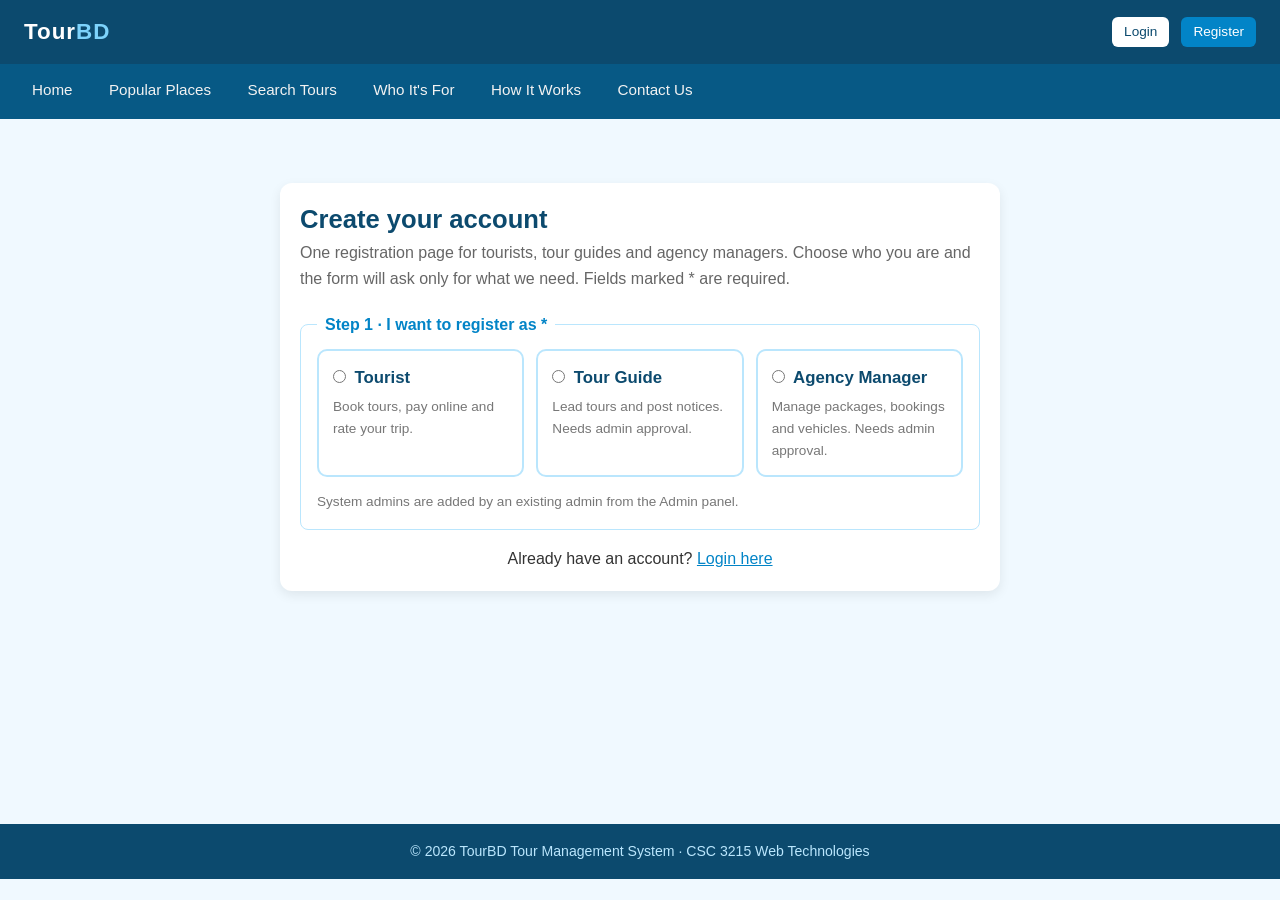
<file: register.html>
<!DOCTYPE html>
<html lang="en-US">
<head>
  <meta charset="UTF-8">
  <meta name="viewport" content="width=device-width, initial-scale=1.0">
  <meta name="description" content="Create a TourBD account">
  <title>Register | TourBD Tour Management</title>
  <link rel="stylesheet" href="css/style.css">
</head>
<body>

  <header class="header">
    <a href="index.html" class="logo">Tour<span>BD</span></a>
    <div class="user-info">
      <a href="login.html" class="btn btn-small btn-light">Login</a>
      <a href="register.html" class="btn btn-small">Register</a>
    </div>
  </header>

  <!-- The same navigation bar on every public page.
       Login and Register are buttons in the header, so they are not repeated here. -->
  <nav class="topnav">
    <a href="index.html">Home</a>
    <a href="index.html#places">Popular Places</a>
    <a href="index.html#search">Search Tours</a>
    <a href="index.html#who">Who It's For</a>
    <a href="index.html#how">How It Works</a>
    <a href="index.html#contact">Contact Us</a>
  </nav>

  <main class="container">
    <div class="auth-box wide">
      <div class="card">
        <h2 class="page-title">Create your account</h2>
        <p class="page-subtitle">One registration page for tourists, tour guides and agency managers.
          Choose who you are and the form will ask only for what we need. Fields marked * are required.</p>

        <div id="registerMessage" class="message"></div>

        <form id="registerForm" action="login.html" method="get" onsubmit="return validateRegister()">

          <!-- ================= STEP 1: TYPE OF USER =================
               Radio buttons share one name, so only one type can be picked.
               onchange calls showTypeFields(), which shows the matching fieldset. -->
          <fieldset>
            <legend>Step 1 &middot; I want to register as *</legend>
            <div class="type-grid">
              <label class="type-option" id="typeCardTourist" for="typeTourist">
                <input type="radio" id="typeTourist" name="userType" value="Tourist" onchange="showTypeFields()">
                <strong>Tourist</strong>
                <span class="hint">Book tours, pay online and rate your trip.</span>
              </label>
              <label class="type-option" id="typeCardGuide" for="typeGuide">
                <input type="radio" id="typeGuide" name="userType" value="Tour Guide" onchange="showTypeFields()">
                <strong>Tour Guide</strong>
                <span class="hint">Lead tours and post notices. Needs admin approval.</span>
              </label>
              <label class="type-option" id="typeCardManager" for="typeManager">
                <input type="radio" id="typeManager" name="userType" value="Agency Manager" onchange="showTypeFields()">
                <strong>Agency Manager</strong>
                <span class="hint">Manage packages, bookings and vehicles. Needs admin approval.</span>
              </label>
            </div>
            <span class="error" id="userTypeError"></span>
            <p class="hint">System admins are added by an existing admin from the Admin panel.</p>
          </fieldset>

          <!-- Everything below stays hidden until a type is chosen -->
          <div id="formBody" class="form-body">

            <!-- ================= STEP 2: COMMON DETAILS (every type) ================= -->
            <fieldset>
              <legend>Step 2 &middot; Personal information</legend>
              <table class="form-table">
                <tr>
                  <td><label for="fullName">Full Name: *</label></td>
                  <td>
                    <input type="text" id="fullName" name="fullName" placeholder="Your full name">
                    <span class="error" id="fullNameError"></span>
                  </td>
                </tr>
                <tr>
                  <td><label for="email">Email: *</label></td>
                  <td>
                    <input type="email" id="email" name="email" placeholder="you@example.com">
                    <span class="error" id="emailError"></span>
                  </td>
                </tr>
                <tr>
                  <td><label for="phone">Phone: *</label></td>
                  <td>
                    <input type="tel" id="phone" name="phone" placeholder="11 digits, e.g. 01712345678">
                    <span class="error" id="phoneError"></span>
                  </td>
                </tr>
                <tr>
                  <td>Gender: *</td>
                  <td>
                    <input type="radio" id="genderMale" name="gender" value="Male">
                    <label for="genderMale" class="option-label">Male</label>
                    <input type="radio" id="genderFemale" name="gender" value="Female">
                    <label for="genderFemale" class="option-label">Female</label>
                    <input type="radio" id="genderOther" name="gender" value="Other">
                    <label for="genderOther" class="option-label">Prefer not to say</label>
                    <span class="error" id="genderError"></span>
                  </td>
                </tr>
                <tr>
                  <td><label for="dob">Date of Birth: *</label></td>
                  <td>
                    <input type="date" id="dob" name="dob">
                    <span class="error" id="dobError"></span>
                  </td>
                </tr>
              </table>
            </fieldset>

            <!-- ================= STEP 3a: TOURIST ONLY ================= -->
            <fieldset id="touristFields" class="type-fields">
              <legend>Step 3 &middot; Tourist details</legend>
              <table class="form-table">
                <tr>
                  <td><label for="nid">NID / Passport No: *</label></td>
                  <td>
                    <input type="text" id="nid" name="nid" placeholder="NID: 10, 13 or 17 digits">
                    <span class="error" id="nidError"></span>
                  </td>
                </tr>
                <tr>
                  <td><label for="nationality">Nationality: *</label></td>
                  <td>
                    <select id="nationality" name="nationality">
                      <option value="">-- Select Nationality --</option>
                      <option value="Bangladeshi">Bangladeshi</option>
                      <option value="Indian">Indian</option>
                      <option value="Other">Other</option>
                    </select>
                    <span class="error" id="nationalityError"></span>
                  </td>
                </tr>
                <tr>
                  <td><label for="emergencyPhone">Emergency Contact: *</label></td>
                  <td>
                    <input type="tel" id="emergencyPhone" name="emergencyPhone" placeholder="Phone of a family member">
                    <span class="error" id="emergencyPhoneError"></span>
                  </td>
                </tr>
                <tr>
                  <td>I like to visit:</td>
                  <td>
                    <input type="checkbox" id="intBeach" name="interest" value="Beach">
                    <label for="intBeach" class="option-label">Beach</label>
                    <input type="checkbox" id="intHill" name="interest" value="Hill">
                    <label for="intHill" class="option-label">Hill</label>
                    <input type="checkbox" id="intForest" name="interest" value="Forest">
                    <label for="intForest" class="option-label">Forest</label>
                    <input type="checkbox" id="intHeritage" name="interest" value="Heritage">
                    <label for="intHeritage" class="option-label">Heritage</label>
                  </td>
                </tr>
              </table>
            </fieldset>

            <!-- ================= STEP 3b: TOUR GUIDE ONLY ================= -->
            <fieldset id="guideFields" class="type-fields">
              <legend>Step 3 &middot; Tour guide details</legend>
              <table class="form-table">
                <tr>
                  <td><label for="licenseNo">Guide License No: *</label></td>
                  <td>
                    <input type="text" id="licenseNo" name="licenseNo" placeholder="e.g. GL-1234">
                    <span class="error" id="licenseNoError"></span>
                  </td>
                </tr>
                <tr>
                  <td><label for="expertise">Area of Expertise: *</label></td>
                  <td>
                    <select id="expertise" name="expertise">
                      <option value="">-- Select Area --</option>
                      <option value="Beach">Beach</option>
                      <option value="Hill Tracks">Hill Tracks</option>
                      <option value="Forest and Tea Garden">Forest and Tea Garden</option>
                      <option value="City Tour">City Tour</option>
                    </select>
                    <span class="error" id="expertiseError"></span>
                  </td>
                </tr>
                <tr>
                  <td><label for="experience">Experience (years): *</label></td>
                  <td>
                    <input type="number" id="experience" name="experience" min="0" max="40" placeholder="0 - 40">
                    <span class="error" id="experienceError"></span>
                  </td>
                </tr>
                <tr>
                  <td>Languages: *</td>
                  <td>
                    <input type="checkbox" id="langBangla" name="language" value="Bangla">
                    <label for="langBangla" class="option-label">Bangla</label>
                    <input type="checkbox" id="langEnglish" name="language" value="English">
                    <label for="langEnglish" class="option-label">English</label>
                    <input type="checkbox" id="langHindi" name="language" value="Hindi">
                    <label for="langHindi" class="option-label">Hindi</label>
                    <input type="checkbox" id="langArabic" name="language" value="Arabic">
                    <label for="langArabic" class="option-label">Arabic</label>
                    <span class="error" id="languageError"></span>
                  </td>
                </tr>
              </table>
              <p class="hint">Guide accounts are checked by an admin. You can log in after approval.</p>
            </fieldset>

            <!-- ================= STEP 3c: AGENCY MANAGER ONLY ================= -->
            <fieldset id="managerFields" class="type-fields">
              <legend>Step 3 &middot; Agency manager details</legend>
              <table class="form-table">
                <tr>
                  <td><label for="employeeId">Employee ID: *</label></td>
                  <td>
                    <input type="text" id="employeeId" name="employeeId" placeholder="e.g. EMP-1234">
                    <span class="error" id="employeeIdError"></span>
                  </td>
                </tr>
                <tr>
                  <td>Branch: *</td>
                  <td>
                    <input type="radio" id="branchDhaka" name="branch" value="Dhaka">
                    <label for="branchDhaka" class="option-label">Dhaka</label>
                    <input type="radio" id="branchCtg" name="branch" value="Chattogram">
                    <label for="branchCtg" class="option-label">Chattogram</label>
                    <input type="radio" id="branchSylhet" name="branch" value="Sylhet">
                    <label for="branchSylhet" class="option-label">Sylhet</label>
                    <span class="error" id="branchError"></span>
                  </td>
                </tr>
                <tr>
                  <td><label for="designation">Designation: *</label></td>
                  <td>
                    <select id="designation" name="designation">
                      <option value="">-- Select Designation --</option>
                      <option value="Operations Manager">Operations Manager</option>
                      <option value="Booking Manager">Booking Manager</option>
                      <option value="Branch Manager">Branch Manager</option>
                    </select>
                    <span class="error" id="designationError"></span>
                  </td>
                </tr>
              </table>
              <p class="hint">Manager accounts are checked by an admin. You can log in after approval.</p>
            </fieldset>

            <!-- ================= STEP 4: ACCOUNT (every type) ================= -->
            <fieldset>
              <legend>Step 4 &middot; Login details</legend>
              <table class="form-table">
                <tr>
                  <td><label for="newUsername">Username: *</label></td>
                  <td>
                    <input type="text" id="newUsername" name="newUsername" placeholder="At least 4 characters, no spaces">
                    <span class="error" id="newUsernameError"></span>
                  </td>
                </tr>
                <tr>
                  <td><label for="newPassword">Password: *</label></td>
                  <td>
                    <input type="password" id="newPassword" placeholder="At least 8 characters with a digit" onkeyup="showPasswordStrength()">
                    <span class="hint" id="strengthText"></span>
                    <span class="error" id="newPasswordError"></span>
                  </td>
                </tr>
                <tr>
                  <td><label for="confirmPassword">Confirm Password: *</label></td>
                  <td>
                    <input type="password" id="confirmPassword" placeholder="Type the password again">
                    <span class="error" id="confirmPasswordError"></span>
                  </td>
                </tr>
              </table>
            </fieldset>

            <!-- DHTML example from Lecture 01: the button stays disabled until the box is ticked -->
            <p>
              <input type="checkbox" id="terms" name="terms" onchange="toggleRegisterButton()">
              <label for="terms" class="option-label">I agree to the TourBD rules and terms *</label>
            </p>

            <div class="form-buttons">
              <input type="submit" id="registerButton" class="btn" value="Create Account" disabled>
              <input type="reset" class="btn btn-secondary" value="Start Again" onclick="resetRegisterForm()">
            </div>
          </div>
        </form>

        <p class="auth-switch">Already have an account? <a href="login.html">Login here</a></p>
      </div>
    </div>
  </main>

  <footer class="footer">
    &copy; 2026 TourBD Tour Management System &middot; CSC 3215 Web Technologies
  </footer>

  <script src="js/data.js"></script>
  <script src="js/common.js"></script>
  <script src="js/register.js"></script>
</body>
</html>
</file>
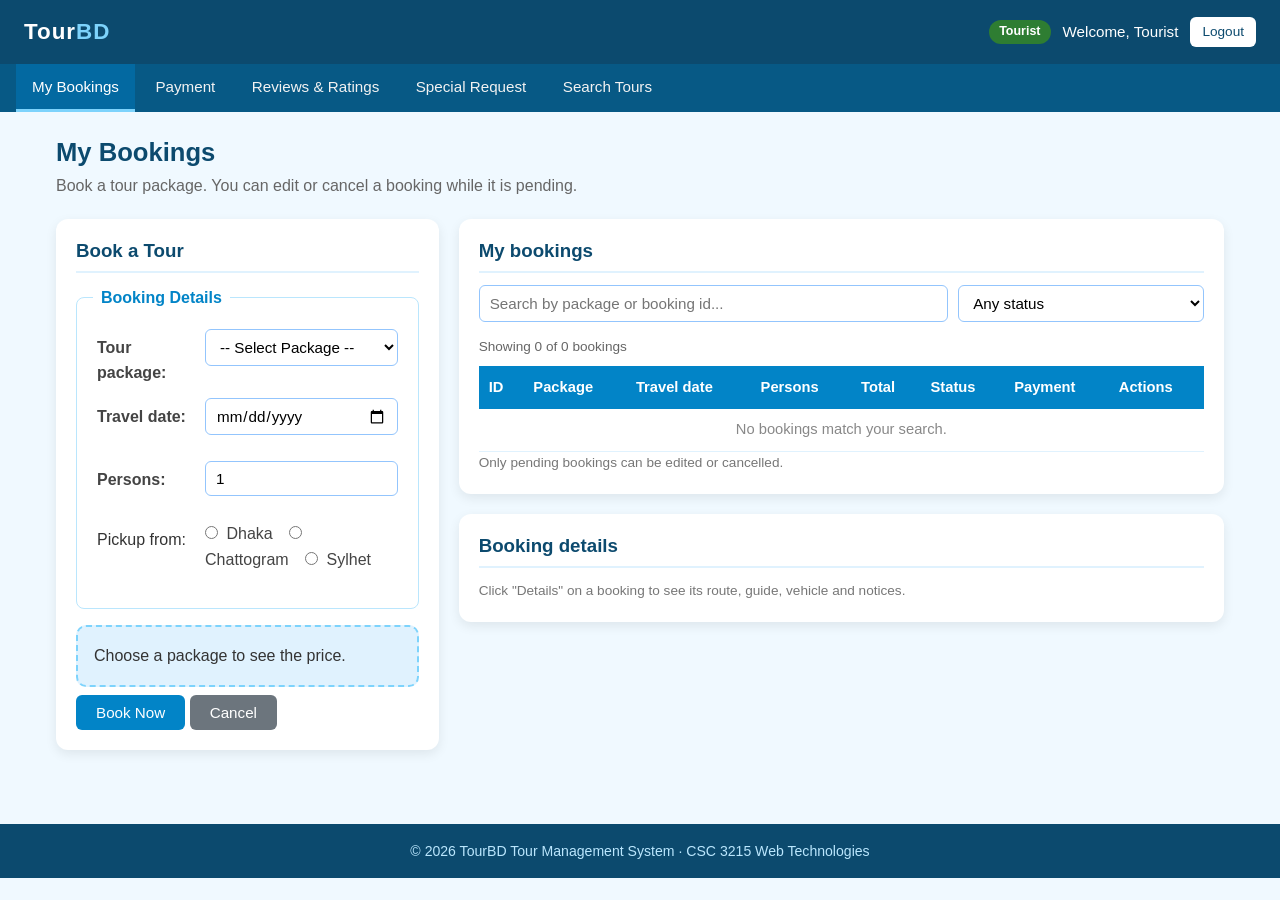
<file: tourist.html>
<!DOCTYPE html>
<html lang="en-US">
<head>
  <meta charset="UTF-8">
  <meta name="viewport" content="width=device-width, initial-scale=1.0">
  <meta name="description" content="Tourist dashboard of TourBD">
  <title>Tourist Dashboard | TourBD Tour Management</title>
  <link rel="stylesheet" href="css/style.css">
</head>
<body>

  <header class="header">
    <a href="index.html" class="logo">Tour<span>BD</span></a>
    <div class="user-info">
      <span class="badge tourist">Tourist</span>
      <span>Welcome, <span id="welcomeName">Tourist</span></span>
      <a href="index.html" class="btn btn-small btn-light">Logout</a>
    </div>
  </header>

  <nav class="topnav">
    <button type="button" id="nav-bookingsSection" onclick="showSection('bookingsSection')">My Bookings</button>
    <button type="button" id="nav-paymentSection" onclick="showSection('paymentSection')">Payment</button>
    <button type="button" id="nav-reviewsSection" onclick="showSection('reviewsSection')">Reviews &amp; Ratings</button>
    <button type="button" id="nav-requestsSection" onclick="showSection('requestsSection')">Special Request</button>
    <button type="button" id="nav-catalogSection" onclick="showSection('catalogSection')">Search Tours</button>
  </nav>

  <main class="container">

    <!-- =========================================================
         MY BOOKINGS: Create, Read, Update, Delete and Search
         ========================================================= -->
    <section id="bookingsSection" class="page-section">
      <h2 class="page-title">My Bookings</h2>
      <p class="page-subtitle">Book a tour package. You can edit or cancel a booking while it is pending.</p>

      <div id="bookingMessage" class="message"></div>

      <div class="row">
        <div class="col">
          <div class="card">
            <h3 id="bookingFormTitle">Book a Tour</h3>
            <form id="bookingForm" onsubmit="return saveBooking()">
              <fieldset>
                <legend>Booking Details</legend>
                <table class="form-table">
                  <tr>
                    <td><label for="bookingPackage">Tour package:</label></td>
                    <td>
                      <select id="bookingPackage" onchange="updateBookingTotal()"></select>
                      <span class="error" id="bookingPackageError"></span>
                    </td>
                  </tr>
                  <tr>
                    <td><label for="bookingDate">Travel date:</label></td>
                    <td>
                      <input type="date" id="bookingDate" onchange="updateBookingTotal()">
                      <span class="error" id="bookingDateError"></span>
                    </td>
                  </tr>
                  <tr>
                    <td><label for="bookingPersons">Persons:</label></td>
                    <td>
                      <input type="number" id="bookingPersons" min="1" max="10" value="1" onkeyup="updateBookingTotal()" onchange="updateBookingTotal()">
                      <span class="error" id="bookingPersonsError"></span>
                    </td>
                  </tr>
                  <tr>
                    <td>Pickup from:</td>
                    <td>
                      <input type="radio" id="pickupDhaka" name="pickup" value="Dhaka">
                      <label for="pickupDhaka" class="option-label">Dhaka</label>
                      <input type="radio" id="pickupCtg" name="pickup" value="Chattogram">
                      <label for="pickupCtg" class="option-label">Chattogram</label>
                      <input type="radio" id="pickupSylhet" name="pickup" value="Sylhet">
                      <label for="pickupSylhet" class="option-label">Sylhet</label>
                      <span class="error" id="pickupError"></span>
                    </td>
                  </tr>
                </table>
              </fieldset>
              <div class="result-box" id="bookingTotal">Choose a package to see the price.</div>
              <p class="form-buttons">
                <input type="submit" id="bookingSaveButton" class="btn" value="Book Now">
                <button type="button" class="btn btn-secondary" onclick="resetBookingForm()">Cancel</button>
              </p>
            </form>
          </div>
        </div>

        <div class="col-wide">
          <div class="card">
            <h3>My bookings</h3>
            <div class="search-bar">
              <input type="text" id="bookingSearch" placeholder="Search by package or booking id..." onkeyup="renderBookings()">
              <select id="bookingStatusFilter" onchange="renderBookings()">
                <option value="All">Any status</option>
                <option value="Pending">Pending</option>
                <option value="Approved">Approved</option>
                <option value="Completed">Completed</option>
                <option value="Rejected">Rejected</option>
              </select>
            </div>
            <p class="result-count" id="bookingCount"></p>
            <div class="table-wrapper">
              <table class="data-table">
                <thead>
                  <tr><th>ID</th><th>Package</th><th>Travel date</th><th>Persons</th><th>Total</th><th>Status</th><th>Payment</th><th>Actions</th></tr>
                </thead>
                <tbody id="bookingTableBody"></tbody>
              </table>
            </div>
            <p class="hint">Only pending bookings can be edited or cancelled.</p>
          </div>

          <div class="card">
            <h3>Booking details</h3>
            <div id="bookingDetails"><p class="hint">Click "Details" on a booking to see its route, guide, vehicle and notices.</p></div>
          </div>
        </div>
      </div>
    </section>


    <!-- =========================================================
         UNIQUE FEATURE 1: PAYMENT SYSTEM
         ========================================================= -->
    <section id="paymentSection" class="page-section">
      <h2 class="page-title">Payment</h2>
      <p class="page-subtitle">Pay for a booking after the agency approves it. This is a demo, no real money is taken.</p>

      <div id="paymentMessage" class="message"></div>

      <div class="row">
        <div class="col">
          <div class="card">
            <h3>Make a payment</h3>
            <form id="paymentForm" onsubmit="return makePayment()">
              <fieldset>
                <legend>Booking</legend>
                <table class="form-table">
                  <tr>
                    <td><label for="payBooking">Approved booking:</label></td>
                    <td>
                      <select id="payBooking" onchange="previewPayment()"></select>
                      <span class="error" id="payBookingError"></span>
                    </td>
                  </tr>
                  <tr>
                    <td>Pay with:</td>
                    <td>
                      <input type="radio" id="methodBkash" name="payMethod" value="bKash" onchange="showPaymentFields()">
                      <label for="methodBkash" class="option-label">bKash</label>
                      <input type="radio" id="methodNagad" name="payMethod" value="Nagad" onchange="showPaymentFields()">
                      <label for="methodNagad" class="option-label">Nagad</label>
                      <input type="radio" id="methodCard" name="payMethod" value="Card" onchange="showPaymentFields()">
                      <label for="methodCard" class="option-label">Card</label>
                      <span class="error" id="payMethodError"></span>
                    </td>
                  </tr>
                </table>
              </fieldset>

              <!-- Shown for bKash and Nagad -->
              <fieldset id="walletFields" class="method-fields">
                <legend id="walletLegend">Wallet</legend>
                <table class="form-table">
                  <tr>
                    <td><label for="walletNumber">Account number:</label></td>
                    <td>
                      <input type="tel" id="walletNumber" placeholder="11 digits, e.g. 01712345678">
                      <span class="error" id="walletNumberError"></span>
                    </td>
                  </tr>
                  <tr>
                    <td><label for="walletPin">PIN:</label></td>
                    <td>
                      <input type="password" id="walletPin" placeholder="4 or 5 digits">
                      <span class="error" id="walletPinError"></span>
                    </td>
                  </tr>
                </table>
              </fieldset>

              <!-- Shown for Card -->
              <fieldset id="cardFields" class="method-fields">
                <legend>Debit / Credit card</legend>
                <table class="form-table">
                  <tr>
                    <td><label for="cardNumber">Card number:</label></td>
                    <td>
                      <input type="text" id="cardNumber" placeholder="16 digits">
                      <span class="error" id="cardNumberError"></span>
                    </td>
                  </tr>
                  <tr>
                    <td><label for="cardExpiry">Expiry (MM/YY):</label></td>
                    <td>
                      <input type="text" id="cardExpiry" placeholder="e.g. 08/28">
                      <span class="error" id="cardExpiryError"></span>
                    </td>
                  </tr>
                  <tr>
                    <td><label for="cardCvv">CVV:</label></td>
                    <td>
                      <input type="password" id="cardCvv" placeholder="3 digits">
                      <span class="error" id="cardCvvError"></span>
                    </td>
                  </tr>
                </table>
              </fieldset>

              <input type="submit" id="payButton" class="btn btn-success" value="Pay">
            </form>
            <div class="result-box" id="payPreview">Choose a booking to see the amount.</div>
            <div id="receiptBox"></div>
          </div>
        </div>

        <div class="col">
          <div class="card">
            <h3>Payment history</h3>
            <p class="result-count" id="paidTotal"></p>
            <div class="table-wrapper">
              <table class="data-table">
                <thead>
                  <tr><th>Transaction</th><th>Booking</th><th>Method</th><th>Amount</th><th>Date</th></tr>
                </thead>
                <tbody id="paymentTableBody"></tbody>
              </table>
            </div>
          </div>
        </div>
      </div>
    </section>


    <!-- =========================================================
         UNIQUE FEATURE 2: REVIEWS AND RATINGS
         ========================================================= -->
    <section id="reviewsSection" class="page-section">
      <h2 class="page-title">Reviews &amp; Ratings</h2>
      <p class="page-subtitle">Rate a tour and your guide after the tour is completed.</p>

      <div id="reviewMessage" class="message"></div>

      <div class="row">
        <div class="col">
          <div class="card">
            <h3>Write a review</h3>
            <form id="reviewForm" onsubmit="return saveReview()">
              <fieldset>
                <legend>Your tour</legend>
                <table class="form-table">
                  <tr>
                    <td><label for="reviewBooking">Completed tour:</label></td>
                    <td>
                      <select id="reviewBooking" onchange="showReviewGuide()"></select>
                      <span class="error" id="reviewBookingError"></span>
                    </td>
                  </tr>
                  <tr>
                    <td>Tour rating:</td>
                    <td class="star-choice">
                      <input type="radio" id="tour1" name="tourRating" value="1"><label for="tour1">1</label>
                      <input type="radio" id="tour2" name="tourRating" value="2"><label for="tour2">2</label>
                      <input type="radio" id="tour3" name="tourRating" value="3"><label for="tour3">3</label>
                      <input type="radio" id="tour4" name="tourRating" value="4"><label for="tour4">4</label>
                      <input type="radio" id="tour5" name="tourRating" value="5"><label for="tour5">5 &#9733;</label>
                      <span class="error" id="tourRatingError"></span>
                    </td>
                  </tr>
                  <tr id="guideRatingRow">
                    <td>Guide rating:<br><span class="hint" id="reviewGuideName"></span></td>
                    <td class="star-choice">
                      <input type="radio" id="guide1" name="guideRating" value="1"><label for="guide1">1</label>
                      <input type="radio" id="guide2" name="guideRating" value="2"><label for="guide2">2</label>
                      <input type="radio" id="guide3" name="guideRating" value="3"><label for="guide3">3</label>
                      <input type="radio" id="guide4" name="guideRating" value="4"><label for="guide4">4</label>
                      <input type="radio" id="guide5" name="guideRating" value="5"><label for="guide5">5 &#9733;</label>
                      <span class="error" id="guideRatingError"></span>
                    </td>
                  </tr>
                  <tr>
                    <td><label for="reviewComment">Comment:</label></td>
                    <td>
                      <textarea id="reviewComment" rows="4" cols="30" placeholder="How was the tour?" onkeyup="countCommentCharacters()"></textarea>
                      <span class="hint" id="commentCounter">0 / 300</span>
                      <span class="error" id="reviewCommentError"></span>
                    </td>
                  </tr>
                </table>
              </fieldset>
              <input type="submit" class="btn" value="Submit Review">
            </form>
          </div>
        </div>

        <div class="col-wide">
          <div class="card">
            <h3>My reviews</h3>
            <div class="table-wrapper">
              <table class="data-table">
                <thead>
                  <tr><th>Tour</th><th>Tour rating</th><th>Guide</th><th>Comment</th><th>Date</th><th>Actions</th></tr>
                </thead>
                <tbody id="reviewTableBody"></tbody>
              </table>
            </div>
          </div>
        </div>
      </div>
    </section>


    <!-- =========================================================
         UNIQUE FEATURE 3: SPECIAL REQUEST
         ========================================================= -->
    <section id="requestsSection" class="page-section">
      <h2 class="page-title">Special Request</h2>
      <p class="page-subtitle">Ask the agency for something extra: food, room, pickup or help on the tour.</p>

      <div id="requestMessage" class="message"></div>

      <div class="row">
        <div class="col">
          <div class="card">
            <h3 id="requestFormTitle">New Request</h3>
            <form id="requestForm" onsubmit="return saveRequest()">
              <fieldset>
                <legend>Request Details</legend>
                <table class="form-table">
                  <tr>
                    <td><label for="requestBooking">For booking:</label></td>
                    <td>
                      <select id="requestBooking"></select>
                      <span class="error" id="requestBookingError"></span>
                    </td>
                  </tr>
                  <tr>
                    <td><label for="requestType">Request type:</label></td>
                    <td>
                      <select id="requestType" onchange="showRequestHint()">
                        <option value="">-- Select Type --</option>
                        <option value="Food">Food / Meal</option>
                        <option value="Room">Room / Hotel</option>
                        <option value="Pickup">Pickup / Drop</option>
                        <option value="Medical">Medical / Wheelchair</option>
                        <option value="Other">Other</option>
                      </select>
                      <span class="error" id="requestTypeError"></span>
                    </td>
                  </tr>
                  <tr>
                    <td><label for="requestDetails">Details:</label></td>
                    <td>
                      <textarea id="requestDetails" rows="4" cols="30" placeholder="Tell the agency what you need..." onkeyup="countRequestCharacters()"></textarea>
                      <span class="hint" id="requestCounter">0 / 200</span>
                      <span class="error" id="requestDetailsError"></span>
                    </td>
                  </tr>
                </table>
              </fieldset>
              <input type="submit" id="requestSaveButton" class="btn" value="Send Request">
              <button type="button" class="btn btn-secondary" onclick="resetRequestForm()">Cancel</button>
            </form>
          </div>
        </div>

        <div class="col-wide">
          <div class="card">
            <h3>My requests</h3>
            <div class="search-bar">
              <input type="text" id="requestSearch" placeholder="Search by details or id..." onkeyup="renderRequests()">
              <select id="requestStatusFilter" onchange="renderRequests()">
                <option value="All">Any status</option>
                <option value="Pending">Pending</option>
                <option value="Accepted">Accepted</option>
                <option value="Declined">Declined</option>
              </select>
            </div>
            <div class="table-wrapper">
              <table class="data-table">
                <thead>
                  <tr><th>ID</th><th>Booking</th><th>Type</th><th>Details</th><th>Status</th><th>Agency reply</th><th>Actions</th></tr>
                </thead>
                <tbody id="requestTableBody"></tbody>
              </table>
            </div>
            <p class="hint">Only pending requests can be edited or removed.</p>
          </div>
        </div>
      </div>
    </section>


    <!-- =========================================================
         SEARCH TOURS (read only)
         ========================================================= -->
    <section id="catalogSection" class="page-section">
      <h2 class="page-title">Search Tours</h2>
      <p class="page-subtitle">Find a package by place, category or budget.</p>

      <div class="card">
        <div class="search-bar">
          <input type="text" id="catalogSearch" placeholder="Search by place, package or stop..." onkeyup="renderCatalog()">
          <select id="catalogCategory" onchange="renderCatalog()">
            <option value="All">All categories</option>
            <option value="Beach">Beach</option>
            <option value="Hill">Hill</option>
            <option value="Eco-Tour">Eco-Tour</option>
            <option value="City Tour">City Tour</option>
          </select>
          <select id="catalogBudget" onchange="renderCatalog()">
            <option value="0">Any budget</option>
            <option value="2000">Up to 2,000 Tk</option>
            <option value="7000">Up to 7,000 Tk</option>
            <option value="10000">Up to 10,000 Tk</option>
          </select>
        </div>
        <p class="result-count" id="catalogCount"></p>
        <div class="table-wrapper">
          <table class="data-table">
            <thead>
              <tr><th>Package</th><th>Destination</th><th>Category</th><th>Duration</th><th>Price / person</th><th>Rating</th></tr>
            </thead>
            <tbody id="catalogBody"></tbody>
          </table>
        </div>
      </div>
    </section>

  </main>

  <footer class="footer">
    &copy; 2026 TourBD Tour Management System &middot; CSC 3215 Web Technologies
  </footer>

  <script src="js/data.js"></script>
  <script src="js/common.js"></script>
  <script src="js/tourist.js"></script>
</body>
</html>
</file>
<file: css/style.css>
* {
  margin: 0;
  padding: 0;
  box-sizing: border-box;
}

body {
  font-family: "Segoe UI", Arial, sans-serif;
  font-size: 16px;
  line-height: 1.6;
  color: #333333;
  background-color: #F0F9FF;
}

h1,
h2,
h3 {
  line-height: 1.3;
  color: #0C4A6E;
}

a {
  color: #0284C7;
}

a:hover {
  color: #38BDF8;
}


.header {
  background-color: #0C4A6E;
  color: white;
  padding: 14px 24px;
  display: flex;
  justify-content: space-between;
  align-items: center;
  flex-wrap: wrap;
  gap: 10px;
}

.logo {
  font-size: 1.4rem;
  font-weight: bold;
  color: white;
  text-decoration: none;
  letter-spacing: 1px;
}

.logo span {
  color: #7DD3FC;
}

.logo:hover {
  color: white;
}

.user-info {
  display: flex;
  align-items: center;
  gap: 12px;
  font-size: 0.95rem;
}

.topnav {
  position: sticky;
  top: 0;
  z-index: 10;
  background-color: #075985;
  padding: 0 16px;
  overflow-x: auto;
  white-space: nowrap;
}

.topnav a,
.topnav button {
  display: inline-block;
  color: #F2F2F2;
  background-color: transparent;
  border: none;
  font-family: inherit;
  font-size: 0.95rem;
  padding: 14px 16px;
  text-decoration: none;
  cursor: pointer;
  border-bottom: 3px solid transparent;
  transition: background-color 0.3s;
}

.topnav a:hover,
.topnav button:hover {
  background-color: #0369A1;
  color: white;
}

.topnav a.active,
.topnav button.active {
  border-bottom: 3px solid #7DD3FC;
  background-color: #0369A1;
  color: white;
}


.container {
  max-width: 1200px;
  margin: 0 auto;
  padding: 24px 16px;
  min-height: 75vh;
}

.page-section {
  display: none;
}

.page-title {
  margin-bottom: 4px;
  font-size: 1.6rem;
}

.page-subtitle {
  color: #666666;
  margin-bottom: 20px;
}

.card {
  background-color: white;
  border-radius: 12px;
  box-shadow: 0 4px 12px rgba(0, 0, 0, 0.08);
  padding: 20px;
  margin-bottom: 20px;
}

.card h3 {
  margin-bottom: 12px;
  padding-bottom: 8px;
  border-bottom: 2px solid #E0F2FE;
}

.row {
  display: flex;
  flex-wrap: wrap;
  gap: 20px;
}

.col {
  flex: 1;
  min-width: 300px;
}

.col-wide {
  flex: 2;
  min-width: 300px;
}

.hint {
  font-size: 0.85rem;
  color: #777777;
}

fieldset {
  border: 1px solid #BAE6FD;
  border-radius: 8px;
  padding: 12px 16px 16px 16px;
  margin-bottom: 16px;
}

legend {
  font-weight: bold;
  color: #0284C7;
  padding: 0 8px;
}

.form-table {
  width: 100%;
  border-collapse: collapse;
}

.form-table td {
  padding: 6px 4px;
  vertical-align: top;
}

.form-table td:first-child {
  width: 35%;
  padding-top: 12px;
}

label {
  font-weight: 600;
  color: #444444;
}

.option-label {
  font-weight: normal;
  margin-right: 12px;
}

input[type="text"],
input[type="email"],
input[type="password"],
input[type="number"],
input[type="date"],
input[type="time"],
input[type="tel"],
select,
textarea {
  width: 100%;
  padding: 8px 10px;
  border: 1px solid #93C5FD;
  border-radius: 6px;
  font-family: inherit;
  font-size: 0.95rem;
  background-color: white;
}

input:focus,
select:focus,
textarea:focus {
  outline: 2px solid #38BDF8;
  border-color: #38BDF8;
}

textarea {
  resize: none;
}

input[type="radio"],
input[type="checkbox"] {
  margin-right: 4px;
  accent-color: #0284C7;
}

.error {
  display: block;
  color: #C62828;
  font-size: 0.85rem;
  min-height: 1em;
}

.form-buttons {
  margin-top: 8px;
}


.btn {
  display: inline-block;
  background-color: #0284C7;
  color: white;
  border: none;
  padding: 9px 20px;
  border-radius: 6px;
  font-family: inherit;
  font-size: 0.95rem;
  cursor: pointer;
  text-decoration: none;
  transition: background-color 0.3s;
}

.btn:hover {
  background-color: #38BDF8;
  color: white;
}

.btn:focus {
  outline: 3px solid orange;
}

.btn:disabled {
  background-color: #BBBBBB;
  cursor: not-allowed;
}

.btn-secondary {
  background-color: #6C757D;
}

.btn-secondary:hover {
  background-color: #868E96;
}

.btn-success {
  background-color: #2E7D32;
}

.btn-success:hover {
  background-color: #43A047;
}

.btn-danger {
  background-color: #C62828;
}

.btn-danger:hover {
  background-color: #E53935;
}

.btn-light {
  background-color: white;
  color: #0C4A6E;
}

.btn-light:hover {
  background-color: #E0F2FE;
  color: #0C4A6E;
}

.btn-small {
  padding: 4px 12px;
  font-size: 0.85rem;
}


.table-wrapper {
  overflow-x: auto;
}

.data-table {
  width: 100%;
  border-collapse: collapse;
  font-size: 0.92rem;
}

.data-table th {
  background-color: #0284C7;
  color: white;
  text-align: left;
  padding: 10px;
  white-space: nowrap;
}

.data-table td {
  padding: 9px 10px;
  border-bottom: 1px solid #E0F2FE;
}

.data-table td:first-child,
.data-table td:last-child {
  white-space: nowrap;
}

.data-table tbody tr:nth-child(even) {
  background-color: #F0F9FF;
}

.data-table tbody tr:hover {
  background-color: #E0F2FE;
}

.data-table td .btn {
  margin: 2px;
}

.empty-row {
  text-align: center;
  color: #888888;
  padding: 20px;
}

.search-bar {
  display: flex;
  flex-wrap: wrap;
  gap: 10px;
  margin-bottom: 14px;
}

.search-bar input {
  flex: 2;
  min-width: 200px;
}

.search-bar select {
  flex: 1;
  min-width: 150px;
}

.result-count {
  font-size: 0.85rem;
  color: #666666;
  margin-bottom: 8px;
}


.badge {
  display: inline-block;
  padding: 2px 10px;
  border-radius: 12px;
  font-size: 0.78rem;
  font-weight: bold;
  color: white;
  background-color: #6C757D;
  white-space: nowrap;
}

.badge.admin {
  background-color: #C62828;
}

.badge.manager {
  background-color: #1565C0;
}

.badge.guide {
  background-color: #6A1B9A;
}

.badge.tourist {
  background-color: #2E7D32;
}

.badge.green {
  background-color: #2E7D32;
}

.badge.orange {
  background-color: #EF6C00;
}

.badge.red {
  background-color: #C62828;
}

.badge.blue {
  background-color: #1565C0;
}

.badge.grey {
  background-color: #6C757D;
}

.message {
  display: none;
  padding: 10px 14px;
  border-radius: 6px;
  margin-bottom: 14px;
  border-left: 5px solid;
}

.message.success {
  background-color: #E8F5E9;
  border-color: #2E7D32;
  color: #1B5E20;
}

.message.error {
  background-color: #FFEBEE;
  border-color: #C62828;
  color: #B71C1C;
}

.message.info {
  background-color: #E3F2FD;
  border-color: #1565C0;
  color: #0D47A1;
}

.stats-grid {
  display: grid;
  grid-template-columns: repeat(auto-fit, minmax(200px, 1fr));
  gap: 16px;
  margin-bottom: 20px;
}

.stat-card {
  background-color: white;
  border-radius: 12px;
  padding: 18px;
  box-shadow: 0 4px 12px rgba(0, 0, 0, 0.08);
  border-left: 6px solid #0284C7;
  transition: transform 0.3s;
}

.stat-card:hover {
  transform: scale(1.03);
}

.stat-card .stat-number {
  font-size: 2rem;
  font-weight: bold;
  color: #0C4A6E;
}

.stat-card .stat-label {
  color: #666666;
  font-size: 0.9rem;
}

.bar-row {
  display: flex;
  align-items: center;
  margin-bottom: 10px;
}

.bar-label {
  width: 140px;
  font-size: 0.9rem;
}

.bar-track {
  flex: 1;
  background-color: #E0F2FE;
  border-radius: 6px;
  height: 22px;
  overflow: hidden;
}

.bar-fill {
  height: 100%;
  width: 0;
  background-color: #0284C7;
  border-radius: 6px;
  transition: width 0.6s;
}

.bar-value {
  width: 50px;
  text-align: right;
  font-weight: bold;
  font-size: 0.9rem;
}

.progress-track {
  background-color: #E0F2FE;
  border-radius: 12px;
  height: 28px;
  overflow: hidden;
  margin: 12px 0;
}

.progress-fill {
  height: 100%;
  width: 0;
  background-color: #2E7D32;
  color: white;
  font-weight: bold;
  font-size: 0.85rem;
  text-align: center;
  line-height: 28px;
  transition: width 0.6s;
}

.notice-board {
  height: 380px;
  overflow-y: auto;
  border: 1px solid #E0F2FE;
  border-radius: 8px;
  padding: 10px;
  background-color: #F8FAFC;
}

.log-item {
  background-color: white;
  border-left: 5px solid #0284C7;
  border-radius: 4px;
  padding: 8px 12px;
  margin-bottom: 8px;
  box-shadow: 0 1px 3px rgba(0, 0, 0, 0.06);
}

.log-item .log-time {
  font-size: 0.8rem;
  color: #888888;
}

.result-box {
  background-color: #E0F2FE;
  border: 2px dashed #7DD3FC;
  border-radius: 10px;
  padding: 16px;
  margin-top: 12px;
}

.result-box .big {
  font-size: 1.8rem;
  font-weight: bold;
  color: #0284C7;
}

.reminder {
  border-radius: 10px;
  padding: 14px 16px;
  margin-bottom: 12px;
  border-left: 8px solid #2E7D32;
  background-color: #F1F8F1;
}

.reminder h4 {
  margin-bottom: 2px;
}

.hero {
  background-color: #0C4A6E;
  color: white;
  text-align: center;
  padding: 70px 20px;
}

.hero h1 {
  color: white;
  font-size: 2.6rem;
  margin-bottom: 10px;
}

.hero p {
  font-size: 1.15rem;
  color: #BAE6FD;
  max-width: 650px;
  margin: 0 auto 24px auto;
}

.hero .btn {
  margin: 4px;
  padding: 12px 28px;
}

.section-heading {
  text-align: center;
  margin: 10px 0 24px 0;
}

.role-grid {
  display: grid;
  grid-template-columns: repeat(auto-fit, minmax(240px, 1fr));
  gap: 20px;
}

.role-card {
  background-color: white;
  border-radius: 12px;
  padding: 22px;
  box-shadow: 0 4px 12px rgba(0, 0, 0, 0.08);
  border-top: 6px solid #0284C7;
  transition: transform 0.3s, box-shadow 0.3s;
}

.role-card:hover {
  transform: scale(1.03);
  box-shadow: 0 8px 20px rgba(0, 0, 0, 0.12);
}

.role-card.admin {
  border-top-color: #C62828;
}

.role-card.manager {
  border-top-color: #1565C0;
}

.role-card.guide {
  border-top-color: #6A1B9A;
}

.role-card.tourist {
  border-top-color: #2E7D32;
}

.role-card h3 {
  margin-bottom: 8px;
}

.role-card ul {
  margin: 10px 0 0 20px;
  font-size: 0.92rem;
}

.auth-box {
  max-width: 480px;
  margin: 40px auto;
}

.auth-box.wide {
  max-width: 720px;
}


.footer {
  background-color: #0C4A6E;
  color: #BAE6FD;
  text-align: center;
  padding: 16px;
  margin-top: 30px;
  font-size: 0.88rem;
}

.info-card {
  margin-top: 30px;
}

.form-body,
.type-fields {
  display: none;
}

.type-grid {
  display: grid;
  grid-template-columns: repeat(auto-fit, minmax(180px, 1fr));
  gap: 12px;
}

.type-option {
  display: block;
  border: 2px solid #BAE6FD;
  border-radius: 10px;
  padding: 14px;
  cursor: pointer;
  font-weight: normal;
  background-color: white;
  transition: border-color 0.3s, background-color 0.3s;
}

.type-option:hover {
  border-color: #38BDF8;
}

.type-option strong {
  font-size: 1.05rem;
  color: #0C4A6E;
}

.type-option .hint {
  display: block;
  margin-top: 4px;
}

.type-option.selected {
  border-color: #0284C7;
  background-color: #E0F2FE;
}

.btn-block {
  width: 100%;
  padding: 11px;
  font-size: 1rem;
}

.auth-switch {
  text-align: center;
  margin-top: 16px;
}

.hero-search {
  max-width: 640px;
  margin: 26px auto 0 auto;
  display: flex;
  flex-wrap: wrap;
  gap: 8px;
}

.hero-search input {
  flex: 3;
  min-width: 220px;
  padding: 13px 16px;
  font-size: 1rem;
  border: none;
}

.hero-search select {
  flex: 1;
  min-width: 150px;
  border: none;
}

.hero-note {
  font-size: 0.9rem;
  color: #BAE6FD;
  margin-top: 10px;
}

.home-section {
  padding: 40px 0 10px 0;
}

.section-heading p {
  color: #666666;
  font-weight: normal;
  font-size: 1rem;
  margin-top: 6px;
}

.feature-strip {
  display: grid;
  grid-template-columns: repeat(auto-fit, minmax(220px, 1fr));
  gap: 16px;
}

.feature {
  text-align: center;
  padding: 18px;
}

.feature .feature-icon {
  display: inline-block;
  width: 52px;
  height: 52px;
  line-height: 52px;
  border-radius: 50%;
  background-color: #E0F2FE;
  color: #0284C7;
  font-size: 1.4rem;
  font-weight: bold;
  margin-bottom: 8px;
}

.role-card .btn {
  margin-top: 14px;
}

.steps {
  display: grid;
  grid-template-columns: repeat(auto-fit, minmax(220px, 1fr));
  gap: 16px;
}

.step {
  background-color: white;
  border-radius: 12px;
  padding: 20px;
  box-shadow: 0 4px 12px rgba(0, 0, 0, 0.08);
  position: relative;
  padding-top: 34px;
}

.step-number {
  position: absolute;
  top: -16px;
  left: 20px;
  width: 36px;
  height: 36px;
  line-height: 36px;
  text-align: center;
  border-radius: 50%;
  background-color: #0284C7;
  color: white;
  font-weight: bold;
}

.cta-band {
  background-color: #0284C7;
  color: white;
  border-radius: 12px;
  padding: 30px 20px;
  text-align: center;
  margin-top: 30px;
}

.cta-band h2 {
  color: white;
  margin-bottom: 8px;
}

.cta-band .btn {
  margin: 6px;
}

.footer-links {
  display: flex;
  flex-wrap: wrap;
  justify-content: center;
  gap: 18px;
  margin-bottom: 8px;
}

.footer-links a {
  color: #BAE6FD;
  text-decoration: none;
}

.footer-links a:hover {
  color: white;
  text-decoration: underline;
}

.hero-link {
  color: #7DD3FC;
}

.hero-link:hover {
  color: white;
}

.contact-table {
  margin: 10px 0;
  border-collapse: collapse;
}

.contact-table td {
  padding: 5px 10px 5px 0;
  vertical-align: top;
}

.contact-table td:first-child {
  font-weight: bold;
  white-space: nowrap;
}

.route-stop {
  display: inline-block;
  background-color: #E0F2FE;
  color: #0369A1;
  border: 1px solid #BAE6FD;
  border-radius: 12px;
  padding: 1px 9px;
  font-size: 0.82rem;
  margin: 2px 0;
}

.route-arrow {
  color: #999999;
}

.stars {
  color: #F9A825;
  letter-spacing: 2px;
  font-size: 1.05rem;
}

.place-grid {
  display: grid;
  grid-template-columns: repeat(auto-fit, minmax(240px, 1fr));
  gap: 20px;
}

.place-card {
  background-color: white;
  border-radius: 12px;
  overflow: hidden;
  box-shadow: 0 4px 12px rgba(0, 0, 0, 0.08);
  transition: transform 0.3s;
}

.place-card:hover {
  transform: scale(1.03);
}

.place-card img {
  width: 100%;
  height: 160px;
  object-fit: cover;
  display: block;
}

.place-card .place-body {
  padding: 14px 16px;
}

.place-card .price {
  color: #0284C7;
  font-weight: bold;
}

.method-fields {
  display: none;
}

.star-choice label {
  font-weight: normal;
  margin-right: 10px;
}

.stop-list {
  list-style: none;
  margin-bottom: 12px;
}

.stop-list li {
  display: flex;
  align-items: center;
  gap: 6px;
  padding: 6px 10px;
  border-bottom: 1px solid #E0F2FE;
}

.stop-list li .stop-name {
  flex: 1;
}

.stop-number {
  display: inline-block;
  width: 24px;
  height: 24px;
  line-height: 24px;
  text-align: center;
  border-radius: 50%;
  background-color: #E0F2FE;
  color: #0284C7;
  font-weight: bold;
  font-size: 0.8rem;
}

.receipt {
  border: 2px solid #0284C7;
  border-radius: 10px;
  padding: 16px;
  margin-top: 12px;
  background-color: white;
}

.receipt h4 {
  color: #0284C7;
  margin-bottom: 6px;
}

.low-row td {
  background-color: #FFEBEE;
}

.inline-input {
  width: 150px !important;
  padding: 4px 8px !important;
  font-size: 0.85rem !important;
}

.bar-value {
  width: 95px;
  white-space: nowrap;
}

.reminder .btn,
.log-item .btn {
  margin: 2px;
}
</file>
